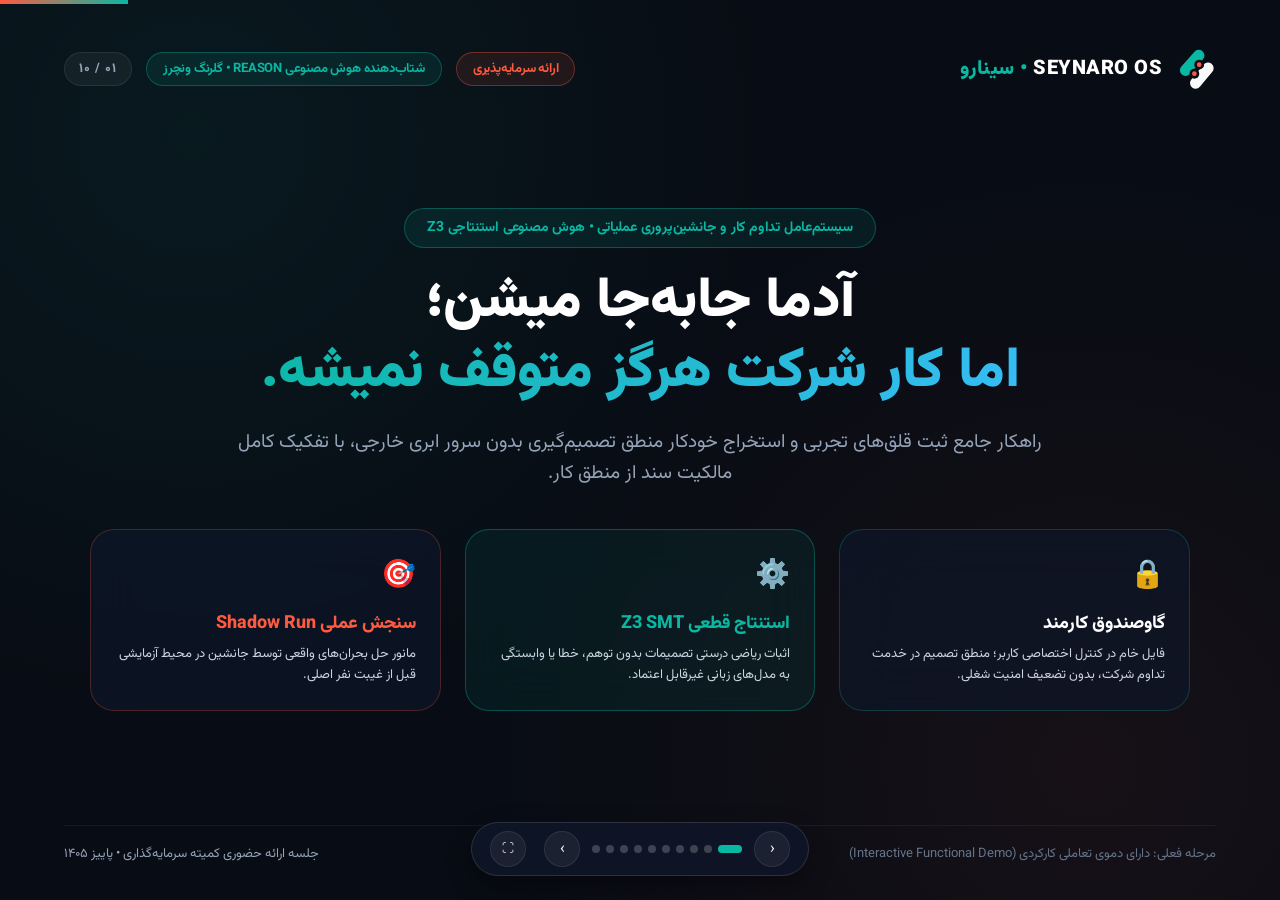
<file: Pich-Deck/SEYNARO_Pitch_Deck_REASON.html>
<!DOCTYPE html>
<html lang="fa" dir="rtl">
<head>
  <meta charset="UTF-8">
  <meta name="viewport" content="width=device-width, initial-scale=1.0">
  <title>SEYNARO OS • پیچ‌دک رسمی شتاب‌دهنده ریزن (گلرنگ ونچرز)</title>
  <link rel="preconnect" href="https://fonts.googleapis.com">
  <link rel="preconnect" href="https://fonts.gstatic.com" crossorigin>
  <link href="https://fonts.googleapis.com/css2?family=Vazirmatn:wght@300;400;500;600;700;800;900&display=swap" rel="stylesheet">
  <style>
    :root {
      --primary: #0AB7A3;
      --primary-glow: rgba(10, 183, 163, 0.25);
      --coral: #FE5A40;
      --coral-glow: rgba(254, 90, 64, 0.25);
      --bg-dark: #080C14;
      --card-bg: rgba(15, 23, 42, 0.65);
      --card-border: rgba(255, 255, 255, 0.08);
      --text-white: #FFFFFF;
      --text-light: #CBD5E1;
      --text-muted: #94A3B8;
    }

    * {
      box-sizing: border-box;
      margin: 0;
      padding: 0;
      font-family: 'Vazirmatn', -apple-system, BlinkMacSystemFont, sans-serif;
      -webkit-font-smoothing: antialiased;
    }

    body {
      background: var(--bg-dark);
      color: var(--text-white);
      overflow-x: hidden;
      margin: 0;
      padding: 0;
    }

    /* Top presentation progress bar */
    .top-progress {
      position: fixed;
      top: 0;
      left: 0;
      width: 0%;
      height: 4px;
      background: linear-gradient(90deg, var(--coral), var(--primary));
      z-index: 1000;
      transition: width 0.3s cubic-bezier(0.16, 1, 0.3, 1);
    }

    /* Deck container */
    .deck-container {
      width: 100vw;
      height: 100vh;
      overflow: hidden;
      position: relative;
    }

    /* Individual Slide */
    .slide {
      width: 100vw;
      height: 100vh;
      position: absolute;
      top: 0;
      left: 0;
      padding: 48px 64px 36px 64px;
      display: flex;
      flex-direction: column;
      justify-content: space-between;
      opacity: 0;
      pointer-events: none;
      transform: translateY(18px) scale(0.99);
      transition: all 0.5s cubic-bezier(0.16, 1, 0.3, 1);
      background: var(--bg-dark);
      background-image: 
        radial-gradient(circle at 15% 15%, rgba(10, 183, 163, 0.08) 0%, transparent 45%),
        radial-gradient(circle at 85% 85%, rgba(254, 90, 64, 0.06) 0%, transparent 45%);
    }

    .slide.active {
      opacity: 1;
      pointer-events: auto;
      transform: translateY(0) scale(1);
      z-index: 10;
    }

    /* Header */
    .slide-header {
      display: flex;
      justify-content: space-between;
      align-items: center;
      width: 100%;
      margin-bottom: 24px;
    }

    .header-right {
      display: flex;
      align-items: center;
      gap: 16px;
    }

    .header-left {
      display: flex;
      align-items: center;
      gap: 14px;
    }

    /* Badges */
    .badge {
      display: inline-flex;
      align-items: center;
      gap: 8px;
      padding: 6px 16px;
      border-radius: 9999px;
      font-size: 13px;
      font-weight: 700;
      letter-spacing: -0.2px;
      border: 1px solid rgba(255, 255, 255, 0.1);
      background: rgba(255, 255, 255, 0.04);
      backdrop-filter: blur(12px);
      color: var(--text-light);
    }

    .badge.teal {
      color: var(--primary);
      border-color: rgba(10, 183, 163, 0.35);
      background: rgba(10, 183, 163, 0.1);
    }

    .badge.coral {
      color: var(--coral);
      border-color: rgba(254, 90, 64, 0.35);
      background: rgba(254, 90, 64, 0.1);
    }

    .slide-counter {
      font-size: 13px;
      font-weight: 800;
      color: var(--text-muted);
      background: rgba(255, 255, 255, 0.05);
      padding: 6px 14px;
      border-radius: 9999px;
      border: 1px solid var(--card-border);
      letter-spacing: 1px;
    }

    /* Typography */
    .title-group {
      margin-bottom: 28px;
    }

    .main-title {
      font-size: 40px;
      font-weight: 900;
      color: var(--text-white);
      line-height: 1.25;
      letter-spacing: -0.5px;
    }

    .sub-title {
      font-size: 17px;
      font-weight: 500;
      color: var(--text-muted);
      margin-top: 8px;
      line-height: 1.5;
    }

    .gradient-teal {
      background: linear-gradient(135deg, #0AB7A3 0%, #38BDF8 100%);
      -webkit-background-clip: text;
      -webkit-text-fill-color: transparent;
    }

    .gradient-coral {
      background: linear-gradient(135deg, #FE5A40 0%, #FF8A75 100%);
      -webkit-background-clip: text;
      -webkit-text-fill-color: transparent;
    }

    /* Content Body Layout */
    .slide-body {
      flex: 1;
      display: flex;
      flex-direction: column;
      justify-content: center;
      position: relative;
    }

    /* Bento Cards */
    .bento-grid {
      display: grid;
      gap: 20px;
      width: 100%;
    }

    .bento-card {
      background: var(--card-bg);
      backdrop-filter: blur(25px);
      border: 1px solid var(--card-border);
      border-radius: 24px;
      padding: 24px;
      position: relative;
      overflow: hidden;
      transition: all 0.35s cubic-bezier(0.16, 1, 0.3, 1);
    }

    .bento-card:hover {
      transform: translateY(-5px);
      border-color: rgba(10, 183, 163, 0.35);
      box-shadow: 0 16px 36px -12px rgba(10, 183, 163, 0.18);
    }

    .bento-card.coral-glow:hover {
      border-color: rgba(254, 90, 64, 0.35);
      box-shadow: 0 16px 36px -12px rgba(254, 90, 64, 0.18);
    }

    /* Giant Stat Component */
    .stat-number {
      font-size: 52px;
      font-weight: 900;
      line-height: 1;
      letter-spacing: -1px;
    }

    .stat-number.coral { color: var(--coral); }
    .stat-number.teal { color: var(--primary); }

    /* Footer */
    .slide-footer {
      display: flex;
      justify-content: space-between;
      align-items: center;
      font-size: 13px;
      color: #64748B;
      padding-top: 18px;
      border-top: 1px solid rgba(255, 255, 255, 0.05);
      margin-top: 20px;
    }

    /* Interactive floating navigation buttons */
    .nav-controls {
      position: fixed;
      bottom: 24px;
      left: 50%;
      transform: translateX(-50%);
      display: flex;
      align-items: center;
      gap: 12px;
      background: rgba(15, 23, 42, 0.8);
      backdrop-filter: blur(20px);
      padding: 8px 18px;
      border-radius: 9999px;
      border: 1px solid rgba(255, 255, 255, 0.12);
      box-shadow: 0 10px 25px rgba(0,0,0,0.4);
      z-index: 100;
    }

    .nav-btn {
      background: rgba(255, 255, 255, 0.06);
      border: 1px solid var(--card-border);
      color: #FFFFFF;
      width: 36px;
      height: 36px;
      border-radius: 50%;
      display: flex;
      align-items: center;
      justify-content: center;
      cursor: pointer;
      transition: all 0.2s ease;
      font-size: 16px;
    }

    .nav-btn:hover {
      background: var(--primary);
      color: #080C14;
      border-color: var(--primary);
      transform: scale(1.08);
    }

    .nav-indicator {
      display: flex;
      gap: 6px;
    }

    .dot {
      width: 8px;
      height: 8px;
      border-radius: 50%;
      background: rgba(255, 255, 255, 0.2);
      cursor: pointer;
      transition: all 0.3s ease;
    }

    .dot.active {
      width: 24px;
      border-radius: 12px;
      background: var(--primary);
    }

    /* Print / PDF generation styles */
    @media print {
      body {
        background: #080C14 !important;
        -webkit-print-color-adjust: exact;
        print-color-adjust: exact;
      }
      .deck-container {
        height: auto !important;
        overflow: visible !important;
      }
      .slide {
        page-break-after: always;
        break-after: page;
        position: relative !important;
        opacity: 1 !important;
        transform: none !important;
        width: 1920px !important;
        height: 1080px !important;
        display: flex !important;
        padding: 60px 80px 40px 80px !important;
        box-sizing: border-box !important;
      }
      .nav-controls, .top-progress {
        display: none !important;
      }
    }
  </style>
</head>
<body>

  <!-- Top Progress Bar -->
  <div class="top-progress" id="progressBar"></div>

  <!-- Interactive Deck Container -->
  <div class="deck-container" id="deckContainer">


<!-- SLIDE 1: HERO COVER -->
<div class="slide active" id="slide-1">
  <div class="slide-header">
    <div class="header-right">
      <svg viewBox="540 360 860 960" width="38" height="42" style="vertical-align: middle;">
  <defs>
    <mask id="logo_m" maskUnits="userSpaceOnUse" x="500" y="300" width="960" height="1100">
      <rect x="500" y="300" width="960" height="1100" fill="#fff"/>
      <circle cx="1020" cy="740" r="112" fill="#000"/>
      <circle cx="910" cy="948" r="112" fill="#000"/>
    </mask>
  </defs>
  <g mask="url(#logo_m)" stroke-linecap="round" stroke-width="260" fill="none">
    <line x1="1010" y1="530" x2="710" y2="870" stroke="#0AB7A3"/>
    <line x1="1220" y1="820" x2="940" y2="1160" stroke="#F8FAFC"/>
  </g>
  <circle cx="1020" cy="740" r="54" fill="#FE5A40"/>
  <circle cx="910" cy="948" r="54" fill="#FE5A40"/>
</svg>
      <span style="font-size: 20px; font-weight: 900; letter-spacing: 0.5px; color: #FFFFFF;">SEYNARO OS <span style="color: #0AB7A3;">• سینارو</span></span>
    </div>
    <div class="header-left">
      <span class="badge coral">ارائه سرمایه‌پذیری</span>
      <span class="badge teal">شتاب‌دهنده هوش مصنوعی REASON • گلرنگ ونچرز</span>
      <span class="slide-counter">۰۱ / ۱۰</span>
    </div>
  </div>

  <div class="slide-body" style="text-align: center; align-items: center;">
    <div class="badge teal" style="margin-bottom: 20px; font-size: 14px; padding: 8px 22px;">
      سیستم‌عامل تداوم کار و جانشین‌پروری عملیاتی • هوش مصنوعی استنتاجی Z3
    </div>
    
    <h1 style="font-size: 56px; font-weight: 900; line-height: 1.25; margin-bottom: 20px;">
      آدما جابه‌جا میشن؛<br>
      <span class="gradient-teal">اما کار شرکت هرگز متوقف نمیشه.</span>
    </h1>

    <p style="font-size: 19px; color: #94A3B8; max-width: 820px; line-height: 1.6; margin-bottom: 40px;">
      راهکار جامع ثبت قلق‌های تجربی و استخراج خودکار منطق تصمیم‌گیری بدون سرور ابری خارجی، با تفکیک کامل مالکیت سند از منطق کار.
    </p>

    <!-- 3 Bento Hero Cards -->
    <div style="display: grid; grid-template-columns: repeat(3, 1fr); gap: 24px; width: 100%; max-width: 1100px;">
      <div class="bento-card" style="text-align: right; border-color: rgba(10, 183, 163, 0.25);">
        <div style="font-size: 28px; margin-bottom: 12px;">🔒</div>
        <div style="font-size: 18px; font-weight: 800; color: #FFFFFF; margin-bottom: 6px;">گاوصندوق کارمند</div>
        <div style="font-size: 13px; color: #CBD5E1; line-height: 1.6;">فایل خام در کنترل اختصاصی کاربر؛ منطق تصمیم در خدمت تداوم شرکت، بدون تضعیف امنیت شغلی.</div>
      </div>

      <div class="bento-card" style="text-align: right; border-color: rgba(10, 183, 163, 0.35); background: rgba(10, 183, 163, 0.08);">
        <div style="font-size: 28px; margin-bottom: 12px;">⚙️</div>
        <div style="font-size: 18px; font-weight: 800; color: #0AB7A3; margin-bottom: 6px;">استنتاج قطعی Z3 SMT</div>
        <div style="font-size: 13px; color: #CBD5E1; line-height: 1.6;">اثبات ریاضی درستی تصمیمات بدون توهم، خطا یا وابستگی به مدل‌های زبانی غیرقابل اعتماد.</div>
      </div>

      <div class="bento-card coral-glow" style="text-align: right; border-color: rgba(254, 90, 64, 0.25);">
        <div style="font-size: 28px; margin-bottom: 12px;">🎯</div>
        <div style="font-size: 18px; font-weight: 800; color: #FE5A40; margin-bottom: 6px;">سنجش عملی Shadow Run</div>
        <div style="font-size: 13px; color: #CBD5E1; line-height: 1.6;">مانور حل بحران‌های واقعی توسط جانشین در محیط آزمایشی قبل از غیبت نفر اصلی.</div>
      </div>
    </div>
  </div>

  <div class="slide-footer">
    <div>مرحله فعلی: دارای دموی تعاملی کارکردی (Interactive Functional Demo)</div>
    <div style="color: #94A3B8;">جلسه ارائه حضوری کمیته سرمایه‌گذاری • پاییز ۱۴۰۵</div>
  </div>
</div>



<!-- SLIDE 2: PROBLEM (اسلاید ۱ از ۸) -->
<div class="slide" id="slide-2">
  <div class="slide-header">
    <div class="header-right">
      <span class="badge coral">اسلاید ۱ از ۸ • مسئله</span>
    </div>
    <div class="header-left">
      <span class="slide-counter">۰۲ / ۱۰</span>
    </div>
  </div>

  <div class="title-group">
    <h1 class="main-title">
      اگر فردا صبح ۳ کارشناس کلیدی نیایند، <span class="gradient-coral">شرکت چقدر تاوان می‌دهد؟</span>
    </h1>
    <p class="sub-title">
      دستورالعمل‌ها در اتوماسیون ثبت است؛ اما قلق‌های حل بحران در ذهن افراد محبوس است و با رفتن آن‌ها خط عملیات متوقف می‌شود.
    </p>
  </div>

  <div class="slide-body">
    <div style="display: grid; grid-template-columns: 1fr 1fr; gap: 28px; align-items: stretch; height: 100%;">
      
      <!-- Right Bento: Knowledge Iceberg -->
      <div class="bento-card" style="border-color: rgba(10, 183, 163, 0.3); display: flex; flex-direction: column; justify-content: space-between; padding: 28px;">
        <div style="font-size: 17px; font-weight: 800; color: #0AB7A3; text-align: center;">
          کوه یخ دانش سازمانی: چرایی تصمیم‌ها کجاست؟
        </div>

        <!-- Upper Tip: Explicit Knowledge -->
        <div style="background: rgba(248, 250, 252, 0.95); border-radius: 16px; padding: 14px 20px; text-align: center; max-width: 380px; margin: 0 auto; box-shadow: 0 4px 20px rgba(0,0,0,0.4);">
          <div style="font-size: 16px; font-weight: 900; color: #070B16;">۲۰٪ دانش صریح (مکتوب و اداری)</div>
          <div style="font-size: 12px; color: #475569; font-weight: 700; margin-top: 4px;">اکسل‌ها، مستندات رسمی، آیین‌نامه‌ها</div>
          <div style="font-size: 11px; color: #FE5A40; font-weight: 900; margin-top: 2px;">(منسوخ پس از ۶ ماه)</div>
        </div>

        <!-- Waterline -->
        <div style="display: flex; align-items: center; justify-content: center; gap: 12px; margin: 10px 0;">
          <div style="flex: 1; height: 2px; background: repeating-linear-gradient(to left, #0AB7A3, #0AB7A3 8px, transparent 8px, transparent 14px);"></div>
          <span style="font-size: 12px; font-weight: 800; color: #0AB7A3; background: #080C14; padding: 4px 14px; border-radius: 20px; border: 1px solid #0AB7A3;">سطح آب • مرز آشکاری دانش</span>
          <div style="flex: 1; height: 2px; background: repeating-linear-gradient(to right, #0AB7A3, #0AB7A3 8px, transparent 8px, transparent 14px);"></div>
        </div>

        <!-- Lower Submerged Chamber -->
        <div style="background: linear-gradient(180deg, rgba(10, 183, 163, 0.15) 0%, rgba(6, 78, 59, 0.4) 100%); border: 1.5px solid rgba(10, 183, 163, 0.35); border-radius: 18px; padding: 20px; text-align: center; display: flex; flex-direction: column; gap: 10px;">
          <div style="font-size: 20px; font-weight: 900; color: #FFFFFF;">۸۰٪ دانش ضمنی (کوه یخ پنهان)</div>
          <div style="font-size: 14px; font-weight: 700; color: #A7F3D0;">قلق‌های تجربی و فوت‌وفن واقعی حل بحران</div>
          <div style="font-size: 13px; color: #CBD5E1; line-height: 1.6;">
            «اگر مدیر باتجربه بود چه تصمیمی می‌گرفت؟»<br>
            استثناهای نانوشته در تسویه و انبار • ارتباطات غیررسمی برای ترخیص فوری
          </div>
          <div style="background: rgba(254, 90, 64, 0.2); border: 1px solid #FE5A40; border-radius: 10px; padding: 10px 14px; margin-top: 6px;">
            <span style="font-size: 13px; font-weight: 900; color: #FE5A40;">
              با خروج یا غیبت کارشناس، این ۸۰٪ کاملاً در سازمان می‌سوزد!
            </span>
          </div>
        </div>
      </div>

      <!-- Left Bento: 4 Big Numbers (Market Reality) -->
      <div style="display: grid; grid-template-columns: 1fr 1fr; gap: 18px;">
        
        <div class="bento-card coral-glow" style="display: flex; flex-direction: column; justify-content: space-between; border-color: rgba(254, 90, 64, 0.25);">
          <div class="stat-number coral">۹۵٪</div>
          <div>
            <div style="font-size: 16px; font-weight: 800; color: #FFFFFF; margin-bottom: 6px;">ضربه نبودن نفر کلیدی</div>
            <div style="font-size: 13px; color: #94A3B8; line-height: 1.5;">۱۹ از ۲۰ شرکت: خروج یا مرخصی ناگهانی کارشناس، کار شرکت را مستقیماً فلج کرده است.</div>
          </div>
        </div>

        <div class="bento-card coral-glow" style="display: flex; flex-direction: column; justify-content: space-between; border-color: rgba(254, 90, 64, 0.25);">
          <div class="stat-number coral">۷۵٪</div>
          <div>
            <div style="font-size: 16px; font-weight: 800; color: #FFFFFF; margin-bottom: 6px;">گلوگاه‌های تک‌نفره پنهان</div>
            <div style="font-size: 13px; color: #94A3B8; line-height: 1.5;">۱۵ از ۲۰ شرکت: مدیران تصویر شفافی از کارهای وابسته به یک نفر (SPOF) ندارند.</div>
          </div>
        </div>

        <div class="bento-card" style="display: flex; flex-direction: column; justify-content: space-between; border-color: rgba(10, 183, 163, 0.25);">
          <div class="stat-number teal">۵۵٪</div>
          <div>
            <div style="font-size: 16px; font-weight: 800; color: #FFFFFF; margin-bottom: 6px;">نگرانی از امنیت شغلی</div>
            <div style="font-size: 13px; color: #94A3B8; line-height: 1.5;">پرسنل نگرانند با آموزش قلق‌ها، جایگاه شغلی‌شان در سازمان تضعیف شود.</div>
          </div>
        </div>

        <div class="bento-card" style="display: flex; flex-direction: column; justify-content: space-between; border-color: rgba(10, 183, 163, 0.25);">
          <div class="stat-number teal">۶۷٪</div>
          <div>
            <div style="font-size: 16px; font-weight: 800; color: #FFFFFF; margin-bottom: 6px;">تصمیم خرید شخص مدیرعامل</div>
            <div style="font-size: 13px; color: #94A3B8; line-height: 1.5;">۶ از ۹ مدیرعامل: نخوابیدن عملیات شرکت، دغدغه مستقیم شخص اول و هیئت‌مدیره است.</div>
          </div>
        </div>

      </div>
    </div>
  </div>

  <div class="slide-footer">
    <div>پیمایش میدانی از ۲۰ شرکت ایرانی بالای ۳۰ نفر (مهر ۱۴۰۵)</div>
    <div>نکته شتاب‌دهنده: «ارائه را با مسئله آغاز کنید؛ نمونه واقعی و عدد بیاورید.»</div>
  </div>
</div>



<!-- SLIDE 3: SOLUTION & AI ROLE (اسلاید ۲ از ۸) -->
<div class="slide" id="slide-3">
  <div class="slide-header">
    <div class="header-right">
      <span class="badge teal">اسلاید ۲ از ۸ • راهکار و نقش هوش مصنوعی</span>
    </div>
    <div class="header-left">
      <span class="badge" style="color: #38BDF8; border-color: rgba(56, 189, 248, 0.3);">دارای دموی تعاملی کارکردی</span>
      <span class="slide-counter">۰۳ / ۱۰</span>
    </div>
  </div>

  <div class="title-group">
    <h1 class="main-title">
      سند نزد کارمند، منطق نزد شرکت؛ <span class="gradient-teal">بازی برد-برد تداوم عملیات</span>
    </h1>
    <p class="sub-title">
      چرا هوش مصنوعی استنتاجی؟ با استنتاج قطعی Z3 SMT، شروط و قواعد تصمیم‌گیری بدون توهم استخراج شده و تداوم کار پیش از غیبت افراد سنجیده می‌شود.
    </p>
  </div>

  <div class="slide-body">
    <!-- Top Row: 4 Connected Bento Steps -->
    <div style="display: grid; grid-template-columns: repeat(4, 1fr); gap: 18px; margin-bottom: 24px;">
      
      <div class="bento-card" style="border-color: rgba(10, 183, 163, 0.25);">
        <div style="display: flex; justify-content: space-between; align-items: center; margin-bottom: 12px;">
          <span style="font-size: 26px;">🔒</span>
          <span class="badge teal" style="font-size: 11px; padding: 2px 10px;">گام ۰۱</span>
        </div>
        <div style="font-size: 16px; font-weight: 800; color: #FFFFFF; margin-bottom: 4px;">گاوصندوق کارمند</div>
        <div style="font-size: 12px; color: #94A3B8; line-height: 1.5;">کلید رمزنگاری محلی؛ فایل‌های شخصی هرگز برای مدیر افشا نمی‌شوند.</div>
      </div>

      <div class="bento-card" style="border-color: rgba(10, 183, 163, 0.35); background: rgba(10, 183, 163, 0.08);">
        <div style="display: flex; justify-content: space-between; align-items: center; margin-bottom: 12px;">
          <span style="font-size: 26px;">⚙️</span>
          <span class="badge teal" style="font-size: 11px; padding: 2px 10px;">گام ۰۲</span>
        </div>
        <div style="font-size: 16px; font-weight: 800; color: #0AB7A3; margin-bottom: 4px;">موتور استنتاج Z3</div>
        <div style="font-size: 12px; color: #94A3B8; line-height: 1.5;">استخراج شروط ریاضی IF-THEN-UNLESS بدون توهم مدل‌های زبانی.</div>
      </div>

      <div class="bento-card" style="border-color: rgba(10, 183, 163, 0.25);">
        <div style="display: flex; justify-content: space-between; align-items: center; margin-bottom: 12px;">
          <span style="font-size: 26px;">⚡</span>
          <span class="badge teal" style="font-size: 11px; padding: 2px 10px;">گام ۰۳</span>
        </div>
        <div style="font-size: 16px; font-weight: 800; color: #FFFFFF; margin-bottom: 4px;">تایید با ۱ کلیک</div>
        <div style="font-size: 12px; color: #94A3B8; line-height: 1.5;">تثبیت خودکار رویه‌های جاافتاده بدون بازجویی و پرسش‌های فرساینده از کارمند.</div>
      </div>

      <div class="bento-card coral-glow" style="border-color: rgba(254, 90, 64, 0.35); background: rgba(254, 90, 64, 0.08);">
        <div style="display: flex; justify-content: space-between; align-items: center; margin-bottom: 12px;">
          <span style="font-size: 26px;">🎯</span>
          <span class="badge coral" style="font-size: 11px; padding: 2px 10px;">گام ۰۴</span>
        </div>
        <div style="font-size: 16px; font-weight: 800; color: #FE5A40; margin-bottom: 4px;">مانور Shadow Run</div>
        <div style="font-size: 12px; color: #94A3B8; line-height: 1.5;">شبیه‌سازی سناریوی بحرانی برای جانشین در Sandbox بدون ریسک مالی برای شرکت.</div>
      </div>

    </div>

    <!-- Bottom Bento: App UI Interactive Canvas Preview -->
    <div class="bento-card" style="border-color: rgba(255, 255, 255, 0.12); padding: 18px 24px;">
      <div style="display: flex; justify-content: space-between; align-items: center; margin-bottom: 14px; border-bottom: 1px solid rgba(255, 255, 255, 0.06); padding-bottom: 10px;">
        <div style="display: flex; align-items: center; gap: 8px;">
          <span style="width: 10px; height: 10px; border-radius: 50%; background: #FE5A40;"></span>
          <span style="width: 10px; height: 10px; border-radius: 50%; background: #FBBF24;"></span>
          <span style="width: 10px; height: 10px; border-radius: 50%; background: #0AB7A3;"></span>
          <span style="font-size: 13px; font-weight: 700; color: #94A3B8; margin-right: 12px;">محیط کارکردی نرم‌افزار سینارو • SEYNARO OS Studio</span>
        </div>
        <span class="badge teal" style="font-size: 11px;">وضعیت: آماده دمو در جلسه</span>
      </div>

      <div style="display: grid; grid-template-columns: 1fr 1fr 1.2fr; gap: 16px; align-items: center;">
        <div style="background: rgba(255, 255, 255, 0.03); border: 1px solid var(--card-border); border-radius: 14px; padding: 12px 16px;">
          <div style="font-size: 12px; color: #94A3B8; margin-bottom: 4px;">ورودی کارشناس اصلی</div>
          <div style="font-size: 14px; font-weight: 800; color: #FFFFFF;">تسویه فاکتور با مغایرت ۱۰٪</div>
          <div style="font-size: 11px; color: #0AB7A3; margin-top: 4px;">✓ تایید شده با تبصره تخفیف ریالی</div>
        </div>

        <div style="background: rgba(255, 255, 255, 0.03); border: 1px solid var(--card-border); border-radius: 14px; padding: 12px 16px;">
          <div style="font-size: 12px; color: #94A3B8; margin-bottom: 4px;">موتور استنتاج Z3 SMT</div>
          <div style="font-size: 14px; font-weight: 800; color: #38BDF8;">IF diff &lt; 10% AND acc_vip THEN pass</div>
          <div style="font-size: 11px; color: #94A3B8; margin-top: 4px;">اثبات قطعی بدون تناقض با قوانین مالی</div>
        </div>

        <div style="background: rgba(254, 90, 64, 0.08); border: 1px solid rgba(254, 90, 64, 0.3); border-radius: 14px; padding: 12px 16px; display: flex; justify-content: space-between; align-items: center;">
          <div>
            <div style="font-size: 12px; color: #FE5A40; margin-bottom: 2px;">نتیجه مانور جانشین (Shadow Run)</div>
            <div style="font-size: 14px; font-weight: 800; color: #FFFFFF;">تصمیم درست طبق شروط سازمانی</div>
          </div>
          <div style="font-size: 24px; font-weight: 900; color: #0AB7A3; background: rgba(10, 183, 163, 0.15); padding: 4px 12px; border-radius: 10px;">
            ۹۲٪ ✓
          </div>
        </div>
      </div>
    </div>
  </div>

  <div class="slide-footer">
    <div>نقش کلیدی هوش مصنوعی: تبدیل تجربه شخصی به فرمول ریاضی و شبیه‌سازی جانشین بدون ریسک</div>
    <div>Z3 SMT Solver: اثبات ریاضی منطق بدون توهم</div>
  </div>
</div>



<!-- SLIDE 4: PILOT EXECUTION (اسلاید ۳ از ۸ [ویژه REASON]) -->
<div class="slide" id="slide-4">
  <div class="slide-header">
    <div class="header-right">
      <span class="badge coral">اسلاید ۳ از ۸ • اجرای آزمایشی (Pilot) [ویژه REASON]</span>
    </div>
    <div class="header-left">
      <span class="badge teal">مدت پایلوت: ۳ ماه متمرکز</span>
      <span class="slide-counter">۰۴ / ۱۰</span>
    </div>
  </div>

  <div class="title-group">
    <h1 class="main-title">
      آزمون پایلوت ۳ ماهه در <span class="gradient-coral">زنجیره پخش و توزیع گروه گلرنگ</span>
    </h1>
    <p class="sub-title">
      کاندیدای پایلوت: شرکت گلپخش اول / فروشگاه‌های افق کوروش • فرایند مغایرت‌گیری سه‌طرفه و تحویل کالا • کاملاً ایمن و غیرتهاجمی
    </p>
  </div>

  <div class="slide-body">
    <div style="display: grid; grid-template-columns: 1fr 1fr; gap: 20px; margin-bottom: 20px;">
      
      <!-- Bento 1: Target Business -->
      <div class="bento-card" style="border-color: rgba(10, 183, 163, 0.25);">
        <div style="display: flex; justify-content: space-between; align-items: center; margin-bottom: 10px;">
          <span style="font-size: 16px; font-weight: 800; color: #FFFFFF;">پخش مویرگی و خرده‌فروشی</span>
          <span class="badge teal" style="font-size: 11px;">محیط کسب‌وکار</span>
        </div>
        <div style="font-size: 13px; color: #CBD5E1; line-height: 1.6;">
          کاندید: **گلپخش اول / افق کوروش** در دپارتمان تدارکات و لجستیک انبار؛ روزانه صدها حواله و بارنامه با تکرار خطای انسانی در تحویل و تسویه مواجه است.
        </div>
      </div>

      <!-- Bento 2: 3 Bottlenecks -->
      <div class="bento-card coral-glow" style="border-color: rgba(254, 90, 64, 0.25);">
        <div style="display: flex; justify-content: space-between; align-items: center; margin-bottom: 10px;">
          <span style="font-size: 16px; font-weight: 800; color: #FE5A40;">۳ گلوگاه فوق بحرانی فرآیند</span>
          <span class="badge coral" style="font-size: 11px;">تمرکز آزمون</span>
        </div>
        <div style="font-size: 13px; color: #CBD5E1; line-height: 1.6;">
          ۱. مغایرت ۳ طرفه خرید/انبار/مالی • ۲. انتقال تعهدات در شیفت‌های انبار مرکزی • ۳. تصمیم‌گیری روی مرجوعی‌ها و تفکیک ضایعات بدون توقف خط.
        </div>
      </div>

      <!-- Bento 3: Non-Invasive Data -->
      <div class="bento-card" style="border-color: rgba(10, 183, 163, 0.25);">
        <div style="display: flex; justify-content: space-between; align-items: center; margin-bottom: 10px;">
          <span style="font-size: 16px; font-weight: 800; color: #FFFFFF;">دسترسی کاملاً غیرتهاجمی</span>
          <span class="badge teal" style="font-size: 11px;">امنیت ۱۰۰٪</span>
        </div>
        <div style="font-size: 13px; color: #CBD5E1; line-height: 1.6;">
          فقط فایل‌های اکسل تسویه تاریخی و تیکت‌های رفع اختلاف؛ **بدون نیاز به اتصال مستقیم به دیتابیس ERP**؛ استقرار امن روی سرور محلی شرکت (Sandbox).
        </div>
      </div>

      <!-- Bento 4: Measurable KPIs -->
      <div class="bento-card" style="border-color: rgba(10, 183, 163, 0.35); background: rgba(10, 183, 163, 0.08); display: flex; align-items: center; justify-content: space-around;">
        <div style="text-align: center;">
          <div class="stat-number teal" style="font-size: 44px;">۷۰٪-</div>
          <div style="font-size: 12px; color: #CBD5E1; font-weight: 700; margin-top: 4px;">زمان مغایرت‌گیری<br>(۴ ساعت → ۱۵ دقیقه)</div>
        </div>
        <div style="width: 1px; height: 50px; background: rgba(255,255,255,0.1);"></div>
        <div style="text-align: center;">
          <div class="stat-number teal" style="font-size: 44px;">۸۵٪+</div>
          <div style="font-size: 12px; color: #CBD5E1; font-weight: 700; margin-top: 4px;">موفقیت جانشین<br>(Shadow Run)</div>
        </div>
        <div style="width: 1px; height: 50px; background: rgba(255,255,255,0.1);"></div>
        <div style="text-align: center;">
          <div class="stat-number teal" style="font-size: 44px;">۹۰٪+</div>
          <div style="font-size: 12px; color: #CBD5E1; font-weight: 700; margin-top: 4px;">رضایت پرسنل کلیدی<br>و رفع استرس شغلی</div>
        </div>
      </div>

    </div>

    <!-- Bottom Stepper Timeline: 3 Months in REASON -->
    <div style="background: rgba(255, 255, 255, 0.03); border: 1px solid var(--card-border); border-radius: 18px; padding: 14px 24px; display: grid; grid-template-columns: repeat(3, 1fr); gap: 16px;">
      <div style="display: flex; align-items: center; gap: 12px;">
        <span class="badge teal" style="font-size: 12px;">ماه ۲</span>
        <span style="font-size: 13px; color: #CBD5E1;">آماده‌سازی داده‌ها، بارگذاری اکسل‌ها و استخراج قواعد اولیه با Z3</span>
      </div>
      <div style="display: flex; align-items: center; gap: 12px;">
        <span class="badge coral" style="font-size: 12px;">ماه ۳</span>
        <span style="font-size: 13px; color: #CBD5E1;">استقرار در ۱ شعبه گلرنگ و اجرای مانورهای Shadow Run جانشین</span>
      </div>
      <div style="display: flex; align-items: center; gap: 12px;">
        <span class="badge teal" style="font-size: 12px;">ماه ۴</span>
        <span style="font-size: 13px; color: #CBD5E1;">سنجش عینی KPIها و ارائه گزارش مستند سودآوری به مدیران ارشد</span>
      </div>
    </div>
  </div>

  <div class="slide-footer">
    <div>انطباق کامل با دوره ۶ ماهه شتاب‌دهی REASON • تضمین خلق ارزش تجاری مستقیم برای هلدینگ گلرنگ</div>
    <div>هدف پایلوت: تبدیل تجربه آزمایشی به قرارداد لایسنس هلدینگی</div>
  </div>
</div>



<!-- SLIDE 5: MARKET & BUSINESS MODEL (اسلاید ۴ از ۸) -->
<div class="slide" id="slide-5">
  <div class="slide-header">
    <div class="header-right">
      <span class="badge teal">اسلاید ۴ از ۸ • بازار و مدل درآمدی</span>
    </div>
    <div class="header-left">
      <span class="slide-counter">۰۵ / ۱۰</span>
    </div>
  </div>

  <div class="title-group">
    <h1 class="main-title">
      فرصت بازار ۱۰ همتی ایران و <span class="gradient-teal">پیش‌بینی ۶۵ مشتری تا ۱۴۰۸</span>
    </h1>
    <p class="sub-title">
      مدل فروش سازمانی B2B Enterprise License با چرخه تمدید سالانه؛ استراتژی ورود از ۱ شرکت و گسترش شبکه‌ای به کل هلدینگ (Land & Expand).
    </p>
  </div>

  <div class="slide-body">
    <div style="display: grid; grid-template-columns: 1.1fr 1fr; gap: 24px; align-items: center;">
      
      <!-- Right Bento: Market Circles SVG -->
      <div class="bento-card" style="border-color: rgba(10, 183, 163, 0.3); text-align: center; padding: 20px;">
        <svg viewBox="0 0 540 460" width="100%" height="380" style="overflow: visible;">
          <defs>
            <radialGradient id="somGlow" cx="50%" cy="50%" r="50%">
              <stop offset="0%" stop-color="#FE5A40" stop-opacity="0.9"/>
              <stop offset="100%" stop-color="#E11D48" stop-opacity="1"/>
            </radialGradient>
          </defs>

          <!-- TAM Outer Ring -->
          <circle cx="270" cy="230" r="210" fill="none" stroke="#334155" stroke-width="2" stroke-dasharray="6,4"/>
          <text x="270" y="55" fill="#FFFFFF" font-size="16" font-weight="900" text-anchor="middle">TAM • کل بازار ایران</text>
          <text x="270" y="78" fill="#94A3B8" font-size="13" text-anchor="middle">۲۵ هزار شرکت بالای ۳۰ نفر (۱۰ همت)</text>

          <!-- SAM Middle Ring -->
          <circle cx="270" cy="275" r="145" fill="rgba(10, 183, 163, 0.12)" stroke="#0AB7A3" stroke-width="2.5"/>
          <text x="270" y="165" fill="#0AB7A3" font-size="16" font-weight="900" text-anchor="middle">SAM • بازار هدف ما</text>
          <text x="270" y="188" fill="#CBD5E1" font-size="13" font-weight="700" text-anchor="middle">۴ هزار شرکت (۱/۶ همت)</text>

          <!-- SOM Core (Glowing Coral) -->
          <circle cx="270" cy="315" r="80" fill="url(#somGlow)" stroke="#FFFFFF" stroke-width="3" filter="drop-shadow(0 0 15px rgba(254,90,64,0.6))"/>
          <text x="270" y="305" fill="#FFFFFF" font-size="16" font-weight="900" text-anchor="middle">SOM • هدف ما</text>
          <text x="270" y="328" fill="#FFFFFF" font-size="18" font-weight="900" text-anchor="middle">۶۵ مشتری فعال</text>
          <text x="270" y="348" fill="#FFE4E6" font-size="12" font-weight="800" text-anchor="middle">(۱/۶٪ از SAM • ۲۶ م.ت/سال)</text>
        </svg>
        <div style="font-size: 12px; color: #94A3B8; margin-top: 4px;">مشتریان هدف: شرکت‌های بالای ۳۰ نفر با فرآیندهای حساس عملیاتی</div>
      </div>

      <!-- Left Bento: Revenue Architecture (3 Cards) -->
      <div style="display: flex; flex-direction: column; gap: 16px;">
        
        <div class="bento-card" style="border-color: rgba(10, 183, 163, 0.25);">
          <div style="font-size: 13px; color: #0AB7A3; font-weight: 700; margin-bottom: 4px;">مدل فروش سازمانی (B2B Enterprise License)</div>
          <div style="font-size: 22px; font-weight: 900; color: #FFFFFF; margin-bottom: 4px;">میانگین ۴۰۰ میلیون تومان سالانه</div>
          <div style="font-size: 13px; color: #94A3B8;">بازه ۲۰۰ تا ۴۵۰ م.ت بر مبنای تعداد دپارتمان‌ها و فرایندهای حساس تحت پوشش.</div>
        </div>

        <div class="bento-card" style="border-color: rgba(10, 183, 163, 0.25);">
          <div style="font-size: 13px; color: #0AB7A3; font-weight: 700; margin-bottom: 4px;">درآمد تکرارشونده پشتیبانی و ارتقا (Recurring SLA)</div>
          <div style="font-size: 22px; font-weight: 900; color: #FFFFFF; margin-bottom: 4px;">۲۰٪ ارزش لایسنس سالانه (سال دوم به بعد)</div>
          <div style="font-size: 13px; color: #94A3B8;">به‌روزرسانی موتور استنتاج Z3، قواعد جدید قانونی، ارتقای ماژول‌ها و پشتیبانی فنی ۲۴/۷.</div>
        </div>

        <div class="bento-card coral-glow" style="border-color: rgba(254, 90, 64, 0.3); background: rgba(254, 90, 64, 0.08);">
          <div style="font-size: 13px; color: #FE5A40; font-weight: 700; margin-bottom: 4px;">استراتژی گسترش (Land &amp; Expand) در هلدینگ‌ها</div>
          <div style="font-size: 20px; font-weight: 900; color: #FFFFFF; margin-bottom: 4px;">ورود با ۱ پایلوت ← گسترش به کل پورتفوی هلدینگ</div>
          <div style="font-size: 13px; color: #CBD5E1;">حاشیه سود ناخالص بالای ۷۵٪ به دلیل استقرار لوکال On-Premise بدون هزینه‌های دلاری سرورهای خارجی.</div>
        </div>

      </div>
    </div>
  </div>

  <div class="slide-footer">
    <div>مسیر درآمدی: نقطه سربرسر در ماه ۱۴ با ۲۰ مشتری سازمانی</div>
    <div>نکته راهنما: «نشان دهید چگونه از یک کسب‌وکار به کسب‌وکارهای دیگر گسترش می‌یابید.»</div>
  </div>
</div>



<!-- SLIDE 6: COMPETITORS & ADVANTAGE (اسلاید ۵ از ۸) -->
<div class="slide" id="slide-6">
  <div class="slide-header">
    <div class="header-right">
      <span class="badge teal">اسلاید ۵ از ۸ • رقبا و مزیت شما</span>
    </div>
    <div class="header-left">
      <span class="slide-counter">۰۶ / ۱۰</span>
    </div>
  </div>

  <div class="title-group">
    <h1 class="main-title">
      خارجی‌ها فقط داکیومنت؛ ایرانی‌ها فقط روزمرگی؛ <span class="gradient-teal">سینارو جانشین تربیت می‌کند!</span>
    </h1>
    <p class="sub-title">
      سینارو مکمل سیستم‌های ERP و اتوماسیون اداری است؛ نه رقیب آن‌ها. ما منطق تصمیم و استمرار کار را نگه می‌داریم.
    </p>
  </div>

  <div class="slide-body">
    <div style="display: grid; grid-template-columns: 1fr 1fr; gap: 20px; margin-bottom: 16px;">
      
      <!-- Right: Iranian Systems Comparison -->
      <div class="bento-card" style="border-color: rgba(10, 183, 163, 0.25); padding: 18px 20px;">
        <div style="display: flex; justify-content: space-between; align-items: center; margin-bottom: 12px; border-bottom: 1px solid rgba(255,255,255,0.06); padding-bottom: 8px;">
          <span style="font-size: 15px; font-weight: 800; color: #FFFFFF;">در برابر سیستم‌های ایرانی (همکاران، چارگون، فراگستر)</span>
          <span style="font-size: 11px; color: #94A3B8;">مستندات رسمی</span>
        </div>
        
        <div style="display: flex; flex-direction: column; gap: 8px; font-size: 12px;">
          <div style="display: flex; justify-content: space-between; align-items: center; padding: 6px 10px; background: rgba(255,255,255,0.02); border-radius: 8px;">
            <span>نامه‌نگاری اداری و دبیرخانه</span>
            <div><span style="color: #94A3B8; margin-left: 12px;">ایرانی‌ها: <svg width="20" height="20" viewBox="0 0 24 24" fill="none" style="vertical-align:middle;"><circle cx="12" cy="12" r="10" fill="rgba(10, 183, 163, 0.2)" stroke="#0AB7A3" stroke-width="2"/><path d="M7.5 12L10.5 15L16.5 9" stroke="#0AB7A3" stroke-width="2.5" stroke-linecap="round" stroke-linejoin="round"/></svg></span> <span style="color: #FE5A40;">سینارو: <svg width="20" height="20" viewBox="0 0 24 24" fill="none" style="vertical-align:middle;"><circle cx="12" cy="12" r="10" fill="rgba(148, 163, 184, 0.1)" stroke="#475569" stroke-width="1.5"/><path d="M9 9L15 15M15 9L9 15" stroke="#64748B" stroke-width="2" stroke-linecap="round"/></svg> (مکمل)</span></div>
          </div>
          <div style="display: flex; justify-content: space-between; align-items: center; padding: 6px 10px; background: rgba(255,255,255,0.02); border-radius: 8px;">
            <span>حسابداری و حقوق دستمزد ERP</span>
            <div><span style="color: #94A3B8; margin-left: 12px;">ایرانی‌ها: <svg width="20" height="20" viewBox="0 0 24 24" fill="none" style="vertical-align:middle;"><circle cx="12" cy="12" r="10" fill="rgba(10, 183, 163, 0.2)" stroke="#0AB7A3" stroke-width="2"/><path d="M7.5 12L10.5 15L16.5 9" stroke="#0AB7A3" stroke-width="2.5" stroke-linecap="round" stroke-linejoin="round"/></svg></span> <span style="color: #FE5A40;">سینارو: <svg width="20" height="20" viewBox="0 0 24 24" fill="none" style="vertical-align:middle;"><circle cx="12" cy="12" r="10" fill="rgba(148, 163, 184, 0.1)" stroke="#475569" stroke-width="1.5"/><path d="M9 9L15 15M15 9L9 15" stroke="#64748B" stroke-width="2" stroke-linecap="round"/></svg> (مکمل)</span></div>
          </div>
          <div style="display: flex; justify-content: space-between; align-items: center; padding: 6px 10px; background: rgba(10,183,163,0.06); border-radius: 8px; border: 1px solid rgba(10,183,163,0.2);">
            <span style="font-weight: 800; color: #0AB7A3;">ثبت قلق‌ها و منطق تصمیم با AI</span>
            <div><span style="color: #94A3B8; margin-left: 12px;">ایرانی‌ها: <svg width="20" height="20" viewBox="0 0 24 24" fill="none" style="vertical-align:middle;"><circle cx="12" cy="12" r="10" fill="rgba(148, 163, 184, 0.1)" stroke="#475569" stroke-width="1.5"/><path d="M9 9L15 15M15 9L9 15" stroke="#64748B" stroke-width="2" stroke-linecap="round"/></svg></span> <span style="color: #0AB7A3; font-weight: 900;">سینارو: <svg width="20" height="20" viewBox="0 0 24 24" fill="none" style="vertical-align:middle;"><circle cx="12" cy="12" r="10" fill="rgba(10, 183, 163, 0.2)" stroke="#0AB7A3" stroke-width="2"/><path d="M7.5 12L10.5 15L16.5 9" stroke="#0AB7A3" stroke-width="2.5" stroke-linecap="round" stroke-linejoin="round"/></svg></span></div>
          </div>
          <div style="display: flex; justify-content: space-between; align-items: center; padding: 6px 10px; background: rgba(10,183,163,0.06); border-radius: 8px; border: 1px solid rgba(10,183,163,0.2);">
            <span style="font-weight: 800; color: #0AB7A3;">سنجش عملی جانشین (Shadow Run)</span>
            <div><span style="color: #94A3B8; margin-left: 12px;">ایرانی‌ها: <svg width="20" height="20" viewBox="0 0 24 24" fill="none" style="vertical-align:middle;"><circle cx="12" cy="12" r="10" fill="rgba(148, 163, 184, 0.1)" stroke="#475569" stroke-width="1.5"/><path d="M9 9L15 15M15 9L9 15" stroke="#64748B" stroke-width="2" stroke-linecap="round"/></svg></span> <span style="color: #0AB7A3; font-weight: 900;">سینارو: <svg width="20" height="20" viewBox="0 0 24 24" fill="none" style="vertical-align:middle;"><circle cx="12" cy="12" r="10" fill="rgba(10, 183, 163, 0.2)" stroke="#0AB7A3" stroke-width="2"/><path d="M7.5 12L10.5 15L16.5 9" stroke="#0AB7A3" stroke-width="2.5" stroke-linecap="round" stroke-linejoin="round"/></svg></span></div>
          </div>
          <div style="display: flex; justify-content: space-between; align-items: center; padding: 6px 10px; background: rgba(10,183,163,0.06); border-radius: 8px; border: 1px solid rgba(10,183,163,0.2);">
            <span style="font-weight: 800; color: #0AB7A3;">پوشش مرخصی و تعادل بار کاری</span>
            <div><span style="color: #94A3B8; margin-left: 12px;">ایرانی‌ها: <svg width="20" height="20" viewBox="0 0 24 24" fill="none" style="vertical-align:middle;"><circle cx="12" cy="12" r="10" fill="rgba(148, 163, 184, 0.1)" stroke="#475569" stroke-width="1.5"/><path d="M9 9L15 15M15 9L9 15" stroke="#64748B" stroke-width="2" stroke-linecap="round"/></svg></span> <span style="color: #0AB7A3; font-weight: 900;">سینارو: <svg width="20" height="20" viewBox="0 0 24 24" fill="none" style="vertical-align:middle;"><circle cx="12" cy="12" r="10" fill="rgba(10, 183, 163, 0.2)" stroke="#0AB7A3" stroke-width="2"/><path d="M7.5 12L10.5 15L16.5 9" stroke="#0AB7A3" stroke-width="2.5" stroke-linecap="round" stroke-linejoin="round"/></svg></span></div>
          </div>
        </div>
      </div>

      <!-- Left: Global Tools Comparison -->
      <div class="bento-card" style="border-color: rgba(10, 183, 163, 0.25); padding: 18px 20px;">
        <div style="display: flex; justify-content: space-between; align-items: center; margin-bottom: 12px; border-bottom: 1px solid rgba(255,255,255,0.06); padding-bottom: 8px;">
          <span style="font-size: 15px; font-weight: 800; color: #FFFFFF;">در برابر ابزارهای جهانی (Tango, Guru, Trainual)</span>
          <span style="font-size: 11px; color: #94A3B8;">گزارش‌های G2</span>
        </div>
        
        <div style="display: flex; flex-direction: column; gap: 8px; font-size: 12px;">
          <div style="display: flex; justify-content: space-between; align-items: center; padding: 6px 10px; background: rgba(255,255,255,0.02); border-radius: 8px;">
            <span>ضبط خودکار کلیک و اسکرین‌شات</span>
            <div><span style="color: #94A3B8; margin-left: 12px;">جهانی: <svg width="20" height="20" viewBox="0 0 24 24" fill="none" style="vertical-align:middle;"><circle cx="12" cy="12" r="10" fill="rgba(10, 183, 163, 0.2)" stroke="#0AB7A3" stroke-width="2"/><path d="M7.5 12L10.5 15L16.5 9" stroke="#0AB7A3" stroke-width="2.5" stroke-linecap="round" stroke-linejoin="round"/></svg></span> <span style="color: #FE5A40;">سینارو: <svg width="20" height="20" viewBox="0 0 24 24" fill="none" style="vertical-align:middle;"><circle cx="12" cy="12" r="10" fill="rgba(254, 90, 64, 0.15)" stroke="#FE5A40" stroke-width="2"/><path d="M12 2A10 10 0 0 0 12 22Z" fill="#FE5A40"/></svg></span></div>
          </div>
          <div style="display: flex; justify-content: space-between; align-items: center; padding: 6px 10px; background: rgba(255,255,255,0.02); border-radius: 8px;">
            <span>اتصال به Slack و Teams ابری</span>
            <div><span style="color: #94A3B8; margin-left: 12px;">جهانی: <svg width="20" height="20" viewBox="0 0 24 24" fill="none" style="vertical-align:middle;"><circle cx="12" cy="12" r="10" fill="rgba(10, 183, 163, 0.2)" stroke="#0AB7A3" stroke-width="2"/><path d="M7.5 12L10.5 15L16.5 9" stroke="#0AB7A3" stroke-width="2.5" stroke-linecap="round" stroke-linejoin="round"/></svg></span> <span style="color: #64748B;">سینارو: <svg width="20" height="20" viewBox="0 0 24 24" fill="none" style="vertical-align:middle;"><circle cx="12" cy="12" r="10" fill="rgba(148, 163, 184, 0.1)" stroke="#475569" stroke-width="1.5"/><path d="M9 9L15 15M15 9L9 15" stroke="#64748B" stroke-width="2" stroke-linecap="round"/></svg> (تحریم)</span></div>
          </div>
          <div style="display: flex; justify-content: space-between; align-items: center; padding: 6px 10px; background: rgba(10,183,163,0.06); border-radius: 8px; border: 1px solid rgba(10,183,163,0.2);">
            <span style="font-weight: 800; color: #0AB7A3;">ثبت چرایی تصمیم و قلق با AI</span>
            <div><span style="color: #94A3B8; margin-left: 12px;">جهانی: <svg width="20" height="20" viewBox="0 0 24 24" fill="none" style="vertical-align:middle;"><circle cx="12" cy="12" r="10" fill="rgba(254, 90, 64, 0.15)" stroke="#FE5A40" stroke-width="2"/><path d="M12 2A10 10 0 0 0 12 22Z" fill="#FE5A40"/></svg></span> <span style="color: #0AB7A3; font-weight: 900;">سینارو: <svg width="20" height="20" viewBox="0 0 24 24" fill="none" style="vertical-align:middle;"><circle cx="12" cy="12" r="10" fill="rgba(10, 183, 163, 0.2)" stroke="#0AB7A3" stroke-width="2"/><path d="M7.5 12L10.5 15L16.5 9" stroke="#0AB7A3" stroke-width="2.5" stroke-linecap="round" stroke-linejoin="round"/></svg></span></div>
          </div>
          <div style="display: flex; justify-content: space-between; align-items: center; padding: 6px 10px; background: rgba(10,183,163,0.06); border-radius: 8px; border: 1px solid rgba(10,183,163,0.2);">
            <span style="font-weight: 800; color: #0AB7A3;">سنجش عملی جانشین (Shadow Run)</span>
            <div><span style="color: #94A3B8; margin-left: 12px;">جهانی: <svg width="20" height="20" viewBox="0 0 24 24" fill="none" style="vertical-align:middle;"><circle cx="12" cy="12" r="10" fill="rgba(148, 163, 184, 0.1)" stroke="#475569" stroke-width="1.5"/><path d="M9 9L15 15M15 9L9 15" stroke="#64748B" stroke-width="2" stroke-linecap="round"/></svg></span> <span style="color: #0AB7A3; font-weight: 900;">سینارو: <svg width="20" height="20" viewBox="0 0 24 24" fill="none" style="vertical-align:middle;"><circle cx="12" cy="12" r="10" fill="rgba(10, 183, 163, 0.2)" stroke="#0AB7A3" stroke-width="2"/><path d="M7.5 12L10.5 15L16.5 9" stroke="#0AB7A3" stroke-width="2.5" stroke-linecap="round" stroke-linejoin="round"/></svg></span></div>
          </div>
          <div style="display: flex; justify-content: space-between; align-items: center; padding: 6px 10px; background: rgba(10,183,163,0.06); border-radius: 8px; border: 1px solid rgba(10,183,163,0.2);">
            <span style="font-weight: 800; color: #0AB7A3;">نصب داخلی ۱۰۰٪ بدون اینترنت + فارسی</span>
            <div><span style="color: #94A3B8; margin-left: 12px;">جهانی: <svg width="20" height="20" viewBox="0 0 24 24" fill="none" style="vertical-align:middle;"><circle cx="12" cy="12" r="10" fill="rgba(148, 163, 184, 0.1)" stroke="#475569" stroke-width="1.5"/><path d="M9 9L15 15M15 9L9 15" stroke="#64748B" stroke-width="2" stroke-linecap="round"/></svg></span> <span style="color: #0AB7A3; font-weight: 900;">سینارو: <svg width="20" height="20" viewBox="0 0 24 24" fill="none" style="vertical-align:middle;"><circle cx="12" cy="12" r="10" fill="rgba(10, 183, 163, 0.2)" stroke="#0AB7A3" stroke-width="2"/><path d="M7.5 12L10.5 15L16.5 9" stroke="#0AB7A3" stroke-width="2.5" stroke-linecap="round" stroke-linejoin="round"/></svg></span></div>
          </div>
        </div>
      </div>

    </div>

    <!-- Full-Width Bottom Moat Bento -->
    <div class="bento-card" style="border-color: rgba(10, 183, 163, 0.35); background: rgba(10, 183, 163, 0.08); padding: 14px 24px; display: flex; justify-content: space-between; align-items: center;">
      <div>
        <span style="font-size: 15px; font-weight: 900; color: #0AB7A3; margin-left: 10px;">🛡️ خندق دفاعی و مزیت ناعادلانه (Moat):</span>
        <span style="font-size: 13px; color: #E2E8F0;">تنها سیستمی که به جای تولید متن‌های بی‌خاصیت، جانشین را در عمل در سناریوهای بحرانی می‌آزماید و ۱۰۰٪ آفلاین است.</span>
      </div>
      <span class="badge teal" style="font-size: 11px; white-space: nowrap;">تضمین بقای عملیات</span>
    </div>
  </div>

  <div class="slide-footer">
    <div>راهنما: <svg width="20" height="20" viewBox="0 0 24 24" fill="none" style="vertical-align:middle;"><circle cx="12" cy="12" r="10" fill="rgba(10, 183, 163, 0.2)" stroke="#0AB7A3" stroke-width="2"/><path d="M7.5 12L10.5 15L16.5 9" stroke="#0AB7A3" stroke-width="2.5" stroke-linecap="round" stroke-linejoin="round"/></svg> دارد • <svg width="20" height="20" viewBox="0 0 24 24" fill="none" style="vertical-align:middle;"><circle cx="12" cy="12" r="10" fill="rgba(254, 90, 64, 0.15)" stroke="#FE5A40" stroke-width="2"/><path d="M12 2A10 10 0 0 0 12 22Z" fill="#FE5A40"/></svg> نسبی • <svg width="20" height="20" viewBox="0 0 24 24" fill="none" style="vertical-align:middle;"><circle cx="12" cy="12" r="10" fill="rgba(148, 163, 184, 0.1)" stroke="#475569" stroke-width="1.5"/><path d="M9 9L15 15M15 9L9 15" stroke="#64748B" stroke-width="2" stroke-linecap="round"/></svg> ندارد</div>
    <div>نکته راهنما: «از ادعای رقیب نداریم بپرهیزید؛ راه‌حل‌های موجود را معرفی کرده و تمایز را بگویید.»</div>
  </div>
</div>



<!-- SLIDE 7: TEAM (اسلاید ۶ از ۸) -->
<div class="slide" id="slide-7">
  <div class="slide-header">
    <div class="header-right">
      <span class="badge teal">اسلاید ۶ از ۸ • تیم</span>
    </div>
    <div class="header-left">
      <span class="slide-counter">۰۷ / ۱۰</span>
    </div>
  </div>

  <div class="title-group">
    <h1 class="main-title">
      تعهد تمام‌وقت بنیان‌گذار سولو و <span class="gradient-teal">برنامه ۳ جذب تخصصی در ماه ۳</span>
    </h1>
    <p class="sub-title">
      معماری فنی و دموی کارکردی به دست بنیان‌گذار شکل گرفته است؛ در دوره شتاب‌دهی تیم فروش و استقرار با بودجه ریزن تکمیل می‌شود.
    </p>
  </div>

  <div class="slide-body">
    <div style="display: grid; grid-template-columns: 1.1fr 1fr; gap: 24px; align-items: stretch;">
      
      <!-- Right: Solo Founder Card -->
      <div class="bento-card" style="border-color: rgba(10, 183, 163, 0.35); padding: 28px; display: flex; flex-direction: column; justify-content: space-between;">
        <div>
          <div style="display: flex; align-items: center; gap: 16px; margin-bottom: 20px;">
            <div style="width: 72px; height: 72px; border-radius: 50%; background: linear-gradient(135deg, #0AB7A3, #064E3B); border: 2.5px solid #0AB7A3; display: flex; align-items: center; justify-content: center; font-size: 32px; box-shadow: 0 0 20px rgba(10,183,163,0.3);">
              👨‍💻
            </div>
            <div>
              <div style="font-size: 24px; font-weight: 900; color: #FFFFFF;">بنیان‌گذار سینارو</div>
              <div style="font-size: 14px; color: #0AB7A3; font-weight: 700; margin-top: 2px;">معمار ارشد سیستم و مهندس هوش مصنوعی</div>
            </div>
          </div>

          <p style="font-size: 14px; color: #CBD5E1; line-height: 1.7; margin-bottom: 20px;">
            توسعه کامل سیستم‌عامل سنارو، طراحی معماری موتور Z3 SMT، سیستم رمزنگاری محلی کارمند و دموی تعاملی پروژه به صورت تمام‌وقت و مستقل توسط بنیان‌گذار انجام شده است.
          </p>

          <div style="display: flex; flex-wrap: wrap; gap: 8px;">
            <span class="badge" style="font-size: 11px;">معماری سیستم‌های توزیع‌شده</span>
            <span class="badge" style="font-size: 11px;">موتورهای استنتاج ریاضی Z3</span>
            <span class="badge" style="font-size: 11px;">هوش مصنوعی عامل‌محور</span>
            <span class="badge" style="font-size: 11px;">امنیت On-Premise</span>
          </div>
        </div>

        <div style="background: rgba(10, 183, 163, 0.1); border: 1px solid rgba(10, 183, 163, 0.3); border-radius: 12px; padding: 12px 18px; margin-top: 20px; display: flex; justify-content: space-between; align-items: center;">
          <span style="font-size: 13px; color: #CBD5E1;">تعهد در دوره شتاب‌دهی:</span>
          <span style="font-size: 14px; font-weight: 900; color: #0AB7A3;">۱۰۰٪ تمام‌وقت، مستقر در ریزن</span>
        </div>
      </div>

      <!-- Left: 3 Strategic Hires Funded by REASON -->
      <div style="display: flex; flex-direction: column; gap: 14px; justify-content: space-between;">
        <div style="font-size: 15px; font-weight: 800; color: #0AB7A3;">برنامه تکمیل تیم در ماه سوم (همگام با بودجه REASON):</div>

        <div class="bento-card" style="border-color: rgba(10, 183, 163, 0.2); padding: 16px 20px;">
          <div style="display: flex; justify-content: space-between; align-items: center; margin-bottom: 6px;">
            <span style="font-size: 16px; font-weight: 800; color: #FFFFFF;">۱. راهبر ارشد بک‌اند و بهینه‌سازی (Senior Backend)</span>
            <span class="badge teal" style="font-size: 11px;">جذب ماه ۳</span>
          </div>
          <div style="font-size: 13px; color: #94A3B8; line-height: 1.5;">مسئول مقیاس‌پذیری پایگاه‌داده گراف، توزیع بار در پایلوت‌های چند هزار نفری و ارتقای سرعت پاسخ موتور Z3.</div>
        </div>

        <div class="bento-card coral-glow" style="border-color: rgba(254, 90, 64, 0.25); padding: 16px 20px;">
          <div style="display: flex; justify-content: space-between; align-items: center; margin-bottom: 6px;">
            <span style="font-size: 16px; font-weight: 800; color: #FE5A40;">۲. مدیر فروش سازمانی (Enterprise Sales Lead B2B)</span>
            <span class="badge coral" style="font-size: 11px;">جذب ماه ۳</span>
          </div>
          <div style="font-size: 13px; color: #94A3B8; line-height: 1.5;">مسئول پیشبرد جلسات دمو با مدیران ارشد هلدینگ‌ها، عقد قراردادهای لایسنس و تجاری‌سازی پایلوت‌ها.</div>
        </div>

        <div class="bento-card" style="border-color: rgba(10, 183, 163, 0.2); padding: 16px 20px;">
          <div style="display: flex; justify-content: space-between; align-items: center; margin-bottom: 6px;">
            <span style="font-size: 16px; font-weight: 800; color: #FFFFFF;">۳. طراح ارگونومی و UX سازمانی (Enterprise UX)</span>
            <span class="badge teal" style="font-size: 11px;">جذب ماه ۴</span>
          </div>
          <div style="font-size: 13px; color: #94A3B8; line-height: 1.5;">تضمین قانون «عدم بازجویی» و کاهش اصطکاک کارمندان اداری تا کار با نرم‌افزار نیاز به آموزش پیچیده نداشته باشد.</div>
        </div>
      </div>

    </div>
  </div>

  <div class="slide-footer">
    <div>تعهد بنیان‌گذار: تمرکز کامل بر استقرار فنی و میدانی در گلرنگ</div>
    <div>نکته راهنما: «حتی اگر تنها یک نفر هستید اما توانایی لازم را دارید، ما برای تکمیل تیم در کنارتان خواهیم بود.»</div>
  </div>
</div>



<!-- SLIDE 8: FINANCIAL PLAN & 3 GATES (اسلاید ۷ از ۸) -->
<div class="slide" id="slide-8">
  <div class="slide-header">
    <div class="header-right">
      <span class="badge coral">اسلاید ۷ از ۸ • برنامه مالی و استفاده از سرمایه</span>
    </div>
    <div class="header-left">
      <span class="slide-counter">۰۸ / ۱۰</span>
    </div>
  </div>

  <div class="title-group">
    <h1 class="main-title">
      هزینه‌کرد شفاف بودجه در ۶ ماه و <span class="gradient-coral">۳ دروازه بزرگ آینده محصول</span>
    </h1>
    <p class="sub-title">
      تخصیص دقیق سرمایه ۱ میلیارد تومانی شتاب‌دهنده ریزن در ۶ ماه، به همراه ۳ دروازه استراتژیک جهش ارزش محصول در افق ۳ ساله.
    </p>
  </div>

  <div class="slide-body">
    <div style="display: grid; grid-template-columns: 1fr 1.15fr; gap: 24px; align-items: center;">
      
      <!-- Right: Donut Chart Bento -->
      <div class="bento-card" style="border-color: rgba(254, 90, 64, 0.3); text-align: center; padding: 20px;">
        <div style="display: flex; justify-content: space-between; align-items: center; margin-bottom: 8px;">
          <span style="font-size: 15px; font-weight: 800; color: #FFFFFF;">تخصیص ۱ میلیارد تومان سرمایه در ۶ ماه</span>
          <span class="badge teal" style="font-size: 11px;">شرایط شفاف REASON</span>
        </div>

        <svg viewBox="0 0 420 300" width="100%" height="240" style="overflow: visible;">
          <!-- 45% Teal: stroke-dasharray="297 363", offset=0 -->
          <circle cx="210" cy="150" r="105" fill="none" stroke="#0AB7A3" stroke-width="36"
                  stroke-dasharray="297 363" stroke-dashoffset="0" stroke-linecap="round"/>
          <!-- 30% Coral: 198, offset=-297 -->
          <circle cx="210" cy="150" r="105" fill="none" stroke="#FE5A40" stroke-width="36"
                  stroke-dasharray="198 462" stroke-dashoffset="-297" stroke-linecap="round"/>
          <!-- 15% White: 99, offset=-495 -->
          <circle cx="210" cy="150" r="105" fill="none" stroke="#F8FAFC" stroke-width="36"
                  stroke-dasharray="99 561" stroke-dashoffset="-495" stroke-linecap="round"/>
          <!-- 10% Slate: 66, offset=-594 -->
          <circle cx="210" cy="150" r="105" fill="none" stroke="#475569" stroke-width="36"
                  stroke-dasharray="66 594" stroke-dashoffset="-594" stroke-linecap="round"/>

          <circle cx="210" cy="150" r="75" fill="#080C14"/>
          <text x="210" y="140" fill="#94A3B8" font-size="12" text-anchor="middle">سرمایه درخواستی</text>
          <text x="210" y="165" fill="#FFFFFF" font-size="18" font-weight="900" text-anchor="middle">۱ میلیارد تومان</text>
          <text x="210" y="185" fill="#0AB7A3" font-size="11" font-weight="800" text-anchor="middle">دوره ۶ ماهه REASON</text>
        </svg>

        <div style="display: grid; grid-template-columns: 1fr 1fr; gap: 8px; font-size: 12px; margin-top: 10px; text-align: right;">
          <div><span style="color: #0AB7A3;">●</span> ۴۵٪ (۴۵۰ م.ت): توسعه هسته Z3</div>
          <div><span style="color: #FE5A40;">●</span> ۳۰٪ (۳۰۰ م.ت): استقرار پایلوت گلرنگ</div>
          <div><span style="color: #F8FAFC;">●</span> ۱۵٪ (۱۵۰ م.ت): سرور و سخت‌افزار تست</div>
          <div><span style="color: #475569;">●</span> ۱۰٪ (۱۰۰ م.ت): امور حقوقی و ذخیره</div>
        </div>
      </div>

      <!-- Left: 3 Strategic Future Gates -->
      <div style="display: flex; flex-direction: column; gap: 14px;">
        <div style="font-size: 15px; font-weight: 800; color: #0AB7A3;">۳ دروازه استراتژیک جهش محصول در ۳ سال آینده:</div>

        <div class="bento-card" style="border-color: rgba(10, 183, 163, 0.25); padding: 16px 20px;">
          <div style="font-size: 16px; font-weight: 800; color: #0AB7A3; margin-bottom: 4px;">
            دروازه ۰۱: سیستم هوشمند پیشنهاد مقالات علمی (AI R&amp;D)
          </div>
          <div style="font-size: 13px; color: #CBD5E1; line-height: 1.5;">
            رصد خودکار زمینه فعالیت تخصصی پرسنل و پیشنهاد آخرین مقالات و متدهای بهینه‌سازی روز دنیا پیش از آغاز پروژه‌ها برای ارتقای بنیه علمی شرکت.
          </div>
        </div>

        <div class="bento-card coral-glow" style="border-color: rgba(254, 90, 64, 0.3); background: rgba(254, 90, 64, 0.08); padding: 16px 20px;">
          <div style="font-size: 16px; font-weight: 800; color: #FE5A40; margin-bottom: 4px;">
            دروازه ۰۲: بازار فریلنسری درون‌سازمانی هلدینگ
          </div>
          <div style="font-size: 13px; color: #CBD5E1; line-height: 1.5;">
            تبادل هوشمند تخصص پرسنل بین شرکت‌های مختلف تابعه هلدینگ گلرنگ برای انجام پروژه‌های متقاطع؛ کاهش هزینه‌های برون‌سپاری و درآمدزایی برای نیروهای ماهر.
          </div>
        </div>

        <div class="bento-card" style="border-color: rgba(10, 183, 163, 0.25); padding: 16px 20px;">
          <div style="font-size: 16px; font-weight: 800; color: #0AB7A3; margin-bottom: 4px;">
            دروازه ۰۳: توسعه و بیشینه‌سازی پتانسیل تیمی
          </div>
          <div style="font-size: 13px; color: #CBD5E1; line-height: 1.5;">
            شناسایی مهارت‌های خاموش و پنهان نیروها فراتر از شرح وظایف اداری و ارتقای ظرفیت عملیاتی تیم در حل بحران‌های غیرمنتظره.
          </div>
        </div>
      </div>

    </div>
  </div>

  <div class="slide-footer">
    <div>پیش‌بینی مالی: نقطه سربرسر در ماه ۱۴ با ۲۰ مشتری سازمانی</div>
    <div>نکته راهنما: «شرایط مالی برنامه از پیش روشن است؛ نیازی به استدلال درباره ارزش‌گذاری نیست.»</div>
  </div>
</div>



<!-- SLIDE 9: ROADMAP (اسلاید ۸ از ۸) -->
<div class="slide" id="slide-9">
  <div class="slide-header">
    <div class="header-right">
      <span class="badge teal">اسلاید ۸ از ۸ • نقشه راه</span>
    </div>
    <div class="header-left">
      <span class="slide-counter">۰۹ / ۱۰</span>
    </div>
  </div>

  <div class="title-group">
    <h1 class="main-title">
      مسیر ۶ مرحله‌ای شتاب‌دهی و <span class="gradient-teal">جهش مقیاس‌پذیری تجاری</span>
    </h1>
    <p class="sub-title">
      برنامه زمان‌بندی از منتورینگ تا فروش تجاری در هلدینگ گلرنگ و آمادگی برای راند سرمایه‌گذاری بعدی.
    </p>
  </div>

  <div class="slide-body">
    <!-- 3 Phase Badges at Top -->
    <div style="display: grid; grid-template-columns: repeat(3, 1fr); gap: 16px; margin-bottom: 24px;">
      <div style="background: rgba(255, 255, 255, 0.04); border: 1px solid rgba(255, 255, 255, 0.1); border-radius: 9999px; padding: 8px 16px; text-align: center; font-size: 13px; font-weight: 800; color: #CBD5E1;">
        ساخت و تکمیل • ماه ۱ و ۲
      </div>
      <div style="background: rgba(254, 90, 64, 0.12); border: 1px solid rgba(254, 90, 64, 0.35); border-radius: 9999px; padding: 8px 16px; text-align: center; font-size: 13px; font-weight: 800; color: #FE5A40;">
        آزمون میدانی • ماه ۳ و ۴
      </div>
      <div style="background: rgba(10, 183, 163, 0.12); border: 1px solid rgba(10, 183, 163, 0.35); border-radius: 9999px; padding: 8px 16px; text-align: center; font-size: 13px; font-weight: 800; color: #0AB7A3;">
        قرارداد و مقیاس • ماه ۵ و ۶
      </div>
    </div>

    <!-- 6-Milestone Grid Cards matching Wave Path -->
    <div style="display: grid; grid-template-columns: repeat(6, 1fr); gap: 14px; margin-bottom: 24px;">
      
      <div class="bento-card" style="padding: 16px 14px; text-align: center;">
        <div style="width: 36px; height: 36px; border-radius: 50%; background: #080C14; border: 2px solid #FFFFFF; margin: 0 auto 10px; display: flex; align-items: center; justify-content: center; font-weight: 900; color: #FFFFFF; font-size: 14px;">۱</div>
        <div style="font-size: 13px; font-weight: 800; color: #FFFFFF; margin-bottom: 4px;">منتورینگ و هسته دانش</div>
        <div style="font-size: 11px; color: #94A3B8; line-height: 1.4;">بررسی با منتورها، تکمیل MVP حفظ دانش و Onboarding</div>
      </div>

      <div class="bento-card" style="padding: 16px 14px; text-align: center;">
        <div style="width: 36px; height: 36px; border-radius: 50%; background: #080C14; border: 2px solid #FFFFFF; margin: 0 auto 10px; display: flex; align-items: center; justify-content: center; font-weight: 900; color: #FFFFFF; font-size: 14px;">۲</div>
        <div style="font-size: 13px; font-weight: 800; color: #FFFFFF; margin-bottom: 4px;">Skill Radar و دسترسی</div>
        <div style="font-size: 11px; color: #94A3B8; line-height: 1.4;">رادار مهارت پرسنل، مدیریت دسترسی فایل‌ها و تست محصول</div>
      </div>

      <div class="bento-card coral-glow" style="padding: 16px 14px; text-align: center; border-color: rgba(254, 90, 64, 0.35);">
        <div style="width: 36px; height: 36px; border-radius: 50%; background: #080C14; border: 2px solid #FE5A40; margin: 0 auto 10px; display: flex; align-items: center; justify-content: center; font-weight: 900; color: #FE5A40; font-size: 14px;">۳</div>
        <div style="font-size: 13px; font-weight: 800; color: #FE5A40; margin-bottom: 4px;">تست در ۳ شرکت</div>
        <div style="font-size: 11px; color: #CBD5E1; line-height: 1.4;">تست عملی محصول و بازخورد پایلوت در ۳ شرکت گلرنگ</div>
      </div>

      <div class="bento-card coral-glow" style="padding: 16px 14px; text-align: center; border-color: rgba(254, 90, 64, 0.35);">
        <div style="width: 36px; height: 36px; border-radius: 50%; background: #080C14; border: 2px solid #FE5A40; margin: 0 auto 10px; display: flex; align-items: center; justify-content: center; font-weight: 900; color: #FE5A40; font-size: 14px;">۴</div>
        <div style="font-size: 13px; font-weight: 800; color: #FE5A40; margin-bottom: 4px;">اتصال مقالات و فروش</div>
        <div style="font-size: 11px; color: #CBD5E1; line-height: 1.4;">رفع ایرادات پایلوت، سرور مقالات و آغاز مذاکرات فروش</div>
      </div>

      <div class="bento-card" style="padding: 16px 14px; text-align: center; border-color: rgba(10, 183, 163, 0.35);">
        <div style="width: 36px; height: 36px; border-radius: 50%; background: #080C14; border: 2px solid #0AB7A3; margin: 0 auto 10px; display: flex; align-items: center; justify-content: center; font-weight: 900; color: #0AB7A3; font-size: 14px;">۵</div>
        <div style="font-size: 13px; font-weight: 800; color: #0AB7A3; margin-bottom: 4px;">قراردادها و برندینگ</div>
        <div style="font-size: 11px; color: #CBD5E1; line-height: 1.4;">عقد قرارداد با شرکت‌ها، برندینگ سازمانی و فروش رسمی</div>
      </div>

      <div class="bento-card" style="padding: 16px 14px; text-align: center; border-color: rgba(10, 183, 163, 0.35);">
        <div style="width: 36px; height: 36px; border-radius: 50%; background: #080C14; border: 2px solid #0AB7A3; margin: 0 auto 10px; display: flex; align-items: center; justify-content: center; font-weight: 900; color: #0AB7A3; font-size: 14px;">۶</div>
        <div style="font-size: 13px; font-weight: 800; color: #0AB7A3; margin-bottom: 4px;">مقیاس‌پذیری بزرگ</div>
        <div style="font-size: 11px; color: #CBD5E1; line-height: 1.4;">مذاکره با مشتریان بیشتر و توسعه زیرساخت در وسعت هلدینگ</div>
      </div>

    </div>

    <!-- Bottom Vision Bar -->
    <div class="bento-card" style="padding: 16px 24px; display: flex; justify-content: space-between; align-items: center; border-color: rgba(10, 183, 163, 0.3); background: rgba(10, 183, 163, 0.08);">
      <div style="display: flex; align-items: center; gap: 14px;">
        <span class="badge teal" style="font-size: 12px;">چشم‌انداز سال ۲ و ۳</span>
        <span style="font-size: 14px; color: #FFFFFF; font-weight: 700;">استقرار در ۵۰ شرکت هلدینگ گلرنگ • درآمد سالانه ۲۶ میلیارد تومان (تحقق کامل SOM)</span>
      </div>
      <span class="badge" style="color: #38BDF8; border-color: rgba(56, 189, 248, 0.3);">آمادگی برای جذب سرمایه سری A</span>
    </div>
  </div>

  <div class="slide-footer">
    <div>مسیر ۶ ماهه شتاب‌دهی REASON (گلرنگ ونچرز) • پاییز ۱۴۰۵</div>
    <div>نکته راهنما: «مسیر شما پس از شش ماه چیست؟ گسترش به دیگر شرکت‌ها و ورود به بازارهای بزرگ‌تر را نشان دهید.»</div>
  </div>
</div>



<!-- SLIDE 10: CLOSING & DEMO CTA -->
<div class="slide" id="slide-10">
  <div class="slide-header">
    <div class="header-right">
      <svg viewBox="540 360 860 960" width="38" height="42" style="vertical-align: middle;">
  <defs>
    <mask id="logo_m" maskUnits="userSpaceOnUse" x="500" y="300" width="960" height="1100">
      <rect x="500" y="300" width="960" height="1100" fill="#fff"/>
      <circle cx="1020" cy="740" r="112" fill="#000"/>
      <circle cx="910" cy="948" r="112" fill="#000"/>
    </mask>
  </defs>
  <g mask="url(#logo_m)" stroke-linecap="round" stroke-width="260" fill="none">
    <line x1="1010" y1="530" x2="710" y2="870" stroke="#0AB7A3"/>
    <line x1="1220" y1="820" x2="940" y2="1160" stroke="#F8FAFC"/>
  </g>
  <circle cx="1020" cy="740" r="54" fill="#FE5A40"/>
  <circle cx="910" cy="948" r="54" fill="#FE5A40"/>
</svg>
      <span style="font-size: 20px; font-weight: 900; letter-spacing: 0.5px; color: #FFFFFF;">SEYNARO OS <span style="color: #0AB7A3;">• سینارو</span></span>
    </div>
    <div class="header-left">
      <span class="badge teal">پایان ارائه • جمع‌بندی و دمو</span>
      <span class="slide-counter">۱۰ / ۱۰</span>
    </div>
  </div>

  <div class="slide-body" style="text-align: center; align-items: center;">
    <div class="badge coral" style="margin-bottom: 20px; font-size: 14px; padding: 8px 22px;">
      آماده آغاز دوره ۶ ماهه شتاب‌دهی REASON
    </div>

    <h1 style="font-size: 52px; font-weight: 900; line-height: 1.25; margin-bottom: 20px;">
      آماده‌ایم تداوم عملیات را در <span class="gradient-teal">هلدینگ گلرنگ</span> تضمین کنیم.
    </h1>

    <p style="font-size: 18px; color: #94A3B8; max-width: 820px; line-height: 1.6; margin-bottom: 40px;">
      با همگام‌سازی دموی کارکردی سنارو روی فرآیندهای زنجیره پخش و انبار، به مدیران آرامش خاطر و به پرسنل امنیت شغلی می‌دهیم.
    </p>

    <!-- 3 Action Bento Cards -->
    <div style="display: grid; grid-template-columns: repeat(3, 1fr); gap: 24px; width: 100%; max-width: 1050px;">
      
      <div class="bento-card" style="text-align: right; border-color: rgba(10, 183, 163, 0.35); background: rgba(10, 183, 163, 0.08);">
        <div style="font-size: 12px; color: #0AB7A3; font-weight: 800; margin-bottom: 6px;">گام فوری ۰۱</div>
        <div style="font-size: 20px; font-weight: 900; color: #FFFFFF; margin-bottom: 8px;">مشاهده دموی زنده</div>
        <div style="font-size: 13px; color: #CBD5E1; line-height: 1.6;">نمایش کارکردی موتور استنتاج Z3 و محیط شبیه‌ساز Shadow Run در جلسه حضوری.</div>
      </div>

      <div class="bento-card coral-glow" style="text-align: right; border-color: rgba(254, 90, 64, 0.35); background: rgba(254, 90, 64, 0.08);">
        <div style="font-size: 12px; color: #FE5A40; font-weight: 800; margin-bottom: 6px;">گام فوری ۰۲</div>
        <div style="font-size: 20px; font-weight: 900; color: #FFFFFF; margin-bottom: 8px;">تنظیم تفاهم‌نامه پایلوت</div>
        <div style="font-size: 13px; color: #CBD5E1; line-height: 1.6;">عقد توافق پایلوت ۳ ماهه در گلپخش اول یا افق کوروش با دسترسی کاملاً غیرتهاجمی.</div>
      </div>

      <div class="bento-card" style="text-align: right; border-color: rgba(255, 255, 255, 0.15);">
        <div style="font-size: 12px; color: #94A3B8; font-weight: 800; margin-bottom: 6px;">گام فوری ۰۳</div>
        <div style="font-size: 20px; font-weight: 900; color: #FFFFFF; margin-bottom: 8px;">استقرار در شتاب‌دهنده</div>
        <div style="font-size: 13px; color: #CBD5E1; line-height: 1.6;">حضور تمام‌وقت بنیان‌گذار در فضای کار اشتراکی REASON و شروع توسعه متمرکز.</div>
      </div>

    </div>

    <div style="margin-top: 36px; font-size: 16px; font-weight: 900; color: #CBD5E1;">
      سپاس از توجه شما • <span style="color: #0AB7A3;">سینارو (SEYNARO OS)</span>
    </div>
  </div>

  <div class="slide-footer">
    <div>تداوم کار و جانشین‌پروری عملیاتی</div>
    <div>ارائه به کمیته سرمایه‌گذاری شتاب‌دهنده REASON (گلرنگ ونچرز)</div>
  </div>
</div>


  </div>

  <!-- Interactive Navigation Controls -->
  <div class="nav-controls" id="navControls">
    <button class="nav-btn" onclick="prevSlide()" title="اسلاید قبلی (کلید چپ)">‹</button>
    <div class="nav-indicator" id="dotContainer"></div>
    <button class="nav-btn" onclick="nextSlide()" title="اسلاید بعدی (کلید راست یا فضا)">›</button>
    <button class="nav-btn" onclick="toggleFullscreen()" title="تمام‌صفحه (F)" style="margin-right: 6px; font-size: 12px;">⛶</button>
  </div>

  <script>
    let currentSlide = 0;
    const slides = document.querySelectorAll('.slide');
    const totalSlides = slides.length;
    const dotContainer = document.getElementById('dotContainer');
    const progressBar = document.getElementById('progressBar');

    // Create indicator dots
    slides.forEach((_, idx) => {
      const dot = document.createElement('div');
      dot.className = 'dot' + (idx === 0 ? ' active' : '');
      dot.onclick = () => goToSlide(idx);
      dotContainer.appendChild(dot);
    });

    function updateDeck() {
      slides.forEach((slide, idx) => {
        slide.classList.toggle('active', idx === currentSlide);
      });
      document.querySelectorAll('.dot').forEach((dot, idx) => {
        dot.classList.toggle('active', idx === currentSlide);
      });
      progressBar.style.width = ((currentSlide + 1) / totalSlides * 100) + '%';
    }

    function nextSlide() {
      if (currentSlide < totalSlides - 1) {
        currentSlide++;
        updateDeck();
      }
    }

    function prevSlide() {
      if (currentSlide > 0) {
        currentSlide--;
        updateDeck();
      }
    }

    function goToSlide(idx) {
      currentSlide = idx;
      updateDeck();
    }

    function toggleFullscreen() {
      if (!document.fullscreenElement) {
        document.documentElement.requestFullscreen().catch(err => {});
      } else {
        document.exitFullscreen().catch(err => {});
      }
    }

    document.addEventListener('keydown', (e) => {
      if (e.key === 'ArrowRight' || e.key === 'PageDown' || e.key === ' ') {
        e.preventDefault();
        nextSlide();
      } else if (e.key === 'ArrowLeft' || e.key === 'PageUp') {
        e.preventDefault();
        prevSlide();
      } else if (e.key === 'f' || e.key === 'F') {
        toggleFullscreen();
      }
    });

    updateDeck();
  </script>
</body>
</html>
</file>
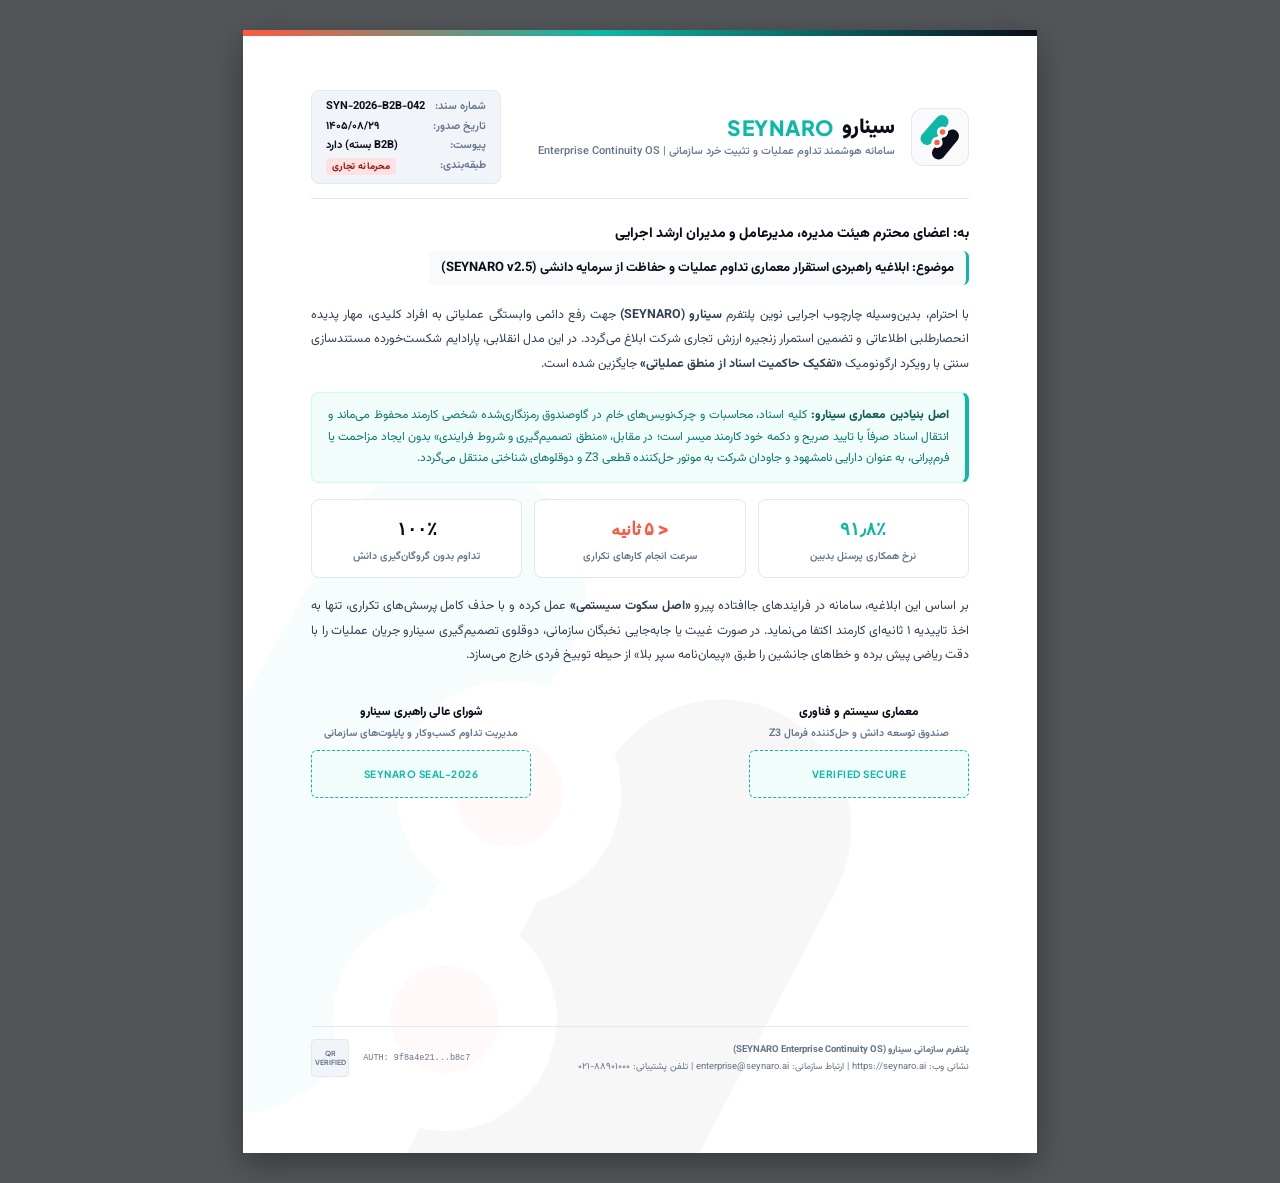
<file: Document/Letterhead/SEYNARO_Official_Letterhead.html>
<!DOCTYPE html>
<html lang="fa" dir="rtl">
<head>
    <meta charset="UTF-8">
    <meta name="viewport" content="width=device-width, initial-scale=1.0">
    <title>سربرگ رسمی سازمانی سینارو | SEYNARO Official Letterhead</title>
    <link rel="preconnect" href="https://fonts.googleapis.com">
    <link rel="preconnect" href="https://fonts.gstatic.com" crossorigin>
    <link href="https://fonts.googleapis.com/css2?family=Vazirmatn:wght@300;400;500;600;700;800;900&family=Plus+Jakarta+Sans:wght@400;600;700;800&display=swap" rel="stylesheet">
    <style>
        :root {
            --brand-dark: #0B0D1A;
            --brand-teal: #0DB8A6;
            --brand-coral: #FF5A40;
            --brand-gold: #D69E2E;
            --slate-900: #0F172A;
            --slate-700: #334155;
            --slate-500: #64748B;
            --slate-200: #E2E8F0;
            --slate-100: #F1F5F9;
            --bg-paper: #FFFFFF;
        }

        * {
            box-sizing: border-box;
            margin: 0;
            padding: 0;
        }

        body {
            font-family: 'Vazirmatn', -apple-system, BlinkMacSystemFont, "Segoe UI", Roboto, sans-serif;
            background-color: #525659;
            color: var(--slate-900);
            display: flex;
            justify-content: center;
            align-items: flex-start;
            min-height: 100vh;
            padding: 30px 10px;
        }

        .page-container {
            width: 210mm;
            min-height: 297mm;
            background: var(--bg-paper);
            box-shadow: 0 10px 30px rgba(0, 0, 0, 0.35);
            position: relative;
            padding: 16mm 18mm 20mm 18mm;
            display: flex;
            flex-direction: column;
            justify-content: space-between;
            overflow: hidden;
        }

        /* Subtle Luxury Watermark */
        .watermark {
            position: absolute;
            top: 50%;
            left: 50%;
            transform: translate(-50%, -50%) rotate(-12deg);
            width: 420px;
            height: 420px;
            opacity: 0.028;
            pointer-events: none;
            z-index: 0;
        }

        /* Top Accent Geometric Bar */
        .top-stripe {
            position: absolute;
            top: 0;
            left: 0;
            right: 0;
            height: 6px;
            background: linear-gradient(90deg, var(--brand-coral) 0%, var(--brand-teal) 45%, var(--brand-dark) 100%);
        }

        /* Header Layout */
        header {
            position: relative;
            z-index: 10;
            display: flex;
            justify-content: space-between;
            align-items: center;
            padding-bottom: 14px;
            border-bottom: 1.5px solid var(--slate-200);
            margin-bottom: 24px;
        }

        .brand-block {
            display: flex;
            align-items: center;
            gap: 16px;
        }

        .logo-box {
            width: 58px;
            height: 58px;
            display: flex;
            align-items: center;
            justify-content: center;
            background: #FAFAFC;
            border-radius: 12px;
            border: 1px solid var(--slate-200);
            padding: 4px;
        }

        .logo-box svg {
            width: 100%;
            height: 100%;
        }

        .brand-text h1 {
            font-size: 21px;
            font-weight: 900;
            letter-spacing: -0.5px;
            color: var(--brand-dark);
            line-height: 1.2;
            display: flex;
            align-items: center;
            gap: 8px;
        }

        .brand-text h1 span {
            color: var(--brand-teal);
            font-family: 'Plus Jakarta Sans', sans-serif;
            font-weight: 800;
            letter-spacing: 0.5px;
        }

        .brand-text p {
            font-size: 11px;
            color: var(--slate-500);
            font-weight: 500;
            margin-top: 3px;
        }

        .meta-table-box {
            background: var(--slate-100);
            border: 1px solid var(--slate-200);
            border-radius: 8px;
            padding: 8px 14px;
            min-width: 190px;
        }

        .meta-row {
            display: flex;
            justify-content: space-between;
            font-size: 11px;
            margin-bottom: 4px;
            line-height: 1.4;
        }

        .meta-row:last-child {
            margin-bottom: 0;
        }

        .meta-label {
            color: var(--slate-500);
            font-weight: 600;
        }

        .meta-val {
            color: var(--brand-dark);
            font-weight: 700;
            direction: ltr;
        }

        .badge-confidential {
            display: inline-block;
            background: #FEE2E2;
            color: #991B1B;
            font-size: 9.5px;
            font-weight: 800;
            padding: 2px 6px;
            border-radius: 4px;
            letter-spacing: 0.3px;
        }

        /* Document Subject & Main Content */
        .doc-body {
            position: relative;
            z-index: 10;
            flex-grow: 1;
        }

        .recipient-box {
            margin-bottom: 18px;
            font-size: 13px;
            line-height: 1.7;
        }

        .recipient-box .to {
            font-weight: 800;
            color: var(--brand-dark);
            font-size: 14px;
        }

        .recipient-box .subject {
            margin-top: 4px;
            color: var(--brand-dark);
            font-weight: 700;
            background: #F8FAFC;
            padding: 6px 12px;
            border-right: 3px solid var(--brand-teal);
            border-radius: 0 6px 6px 0;
            display: inline-block;
        }

        .content-prose {
            font-size: 12.5px;
            line-height: 1.95;
            color: var(--slate-700);
            text-align: justify;
        }

        .content-prose p {
            margin-bottom: 14px;
        }

        .executive-callout {
            background: #F0FDFA;
            border: 1px solid #CCFBF1;
            border-right: 4px solid var(--brand-teal);
            border-radius: 8px;
            padding: 12px 16px;
            margin: 16px 0;
            font-size: 12px;
            line-height: 1.8;
            color: #0F766E;
        }

        .executive-callout strong {
            color: #115E59;
            font-weight: 800;
        }

        /* Key Metrics Grid in Letter */
        .metrics-grid {
            display: grid;
            grid-template-columns: repeat(3, 1fr);
            gap: 12px;
            margin: 16px 0;
        }

        .metric-card {
            background: #FFFFFF;
            border: 1px solid var(--slate-200);
            border-radius: 8px;
            padding: 10px 12px;
            text-align: center;
        }

        .metric-card .num {
            font-size: 18px;
            font-weight: 900;
            color: var(--brand-dark);
            font-family: 'Plus Jakarta Sans', sans-serif;
        }

        .metric-card .num.teal { color: var(--brand-teal); }
        .metric-card .num.coral { color: var(--brand-coral); }

        .metric-card .lbl {
            font-size: 10.5px;
            font-weight: 600;
            color: var(--slate-500);
            margin-top: 2px;
        }

        /* Signatures Area */
        .signatures-area {
            margin-top: 26px;
            display: flex;
            justify-content: space-between;
            align-items: flex-end;
            padding-top: 10px;
        }

        .signature-block {
            width: 220px;
            text-align: center;
            font-size: 12px;
        }

        .signature-block .title {
            font-weight: 800;
            color: var(--brand-dark);
            margin-bottom: 4px;
        }

        .signature-block .role {
            font-size: 10.5px;
            color: var(--slate-500);
            font-weight: 600;
        }

        .signature-seal {
            margin-top: 8px;
            height: 48px;
            display: flex;
            align-items: center;
            justify-content: center;
            color: var(--brand-teal);
            font-size: 10px;
            font-weight: 700;
            border: 1px dashed var(--brand-teal);
            border-radius: 6px;
            background: #F0FDFA;
            letter-spacing: 0.5px;
            font-family: 'Plus Jakarta Sans', sans-serif;
        }

        /* Footer */
        footer {
            position: relative;
            z-index: 10;
            border-top: 1px solid var(--slate-200);
            padding-top: 12px;
            margin-top: 20px;
            display: flex;
            justify-content: space-between;
            align-items: center;
            font-size: 9.5px;
            color: var(--slate-500);
        }

        .footer-info {
            display: flex;
            flex-direction: column;
            gap: 2px;
        }

        .footer-info span {
            display: inline-flex;
            align-items: center;
            gap: 6px;
        }

        .footer-right {
            display: flex;
            align-items: center;
            gap: 14px;
        }

        .qr-placeholder {
            width: 38px;
            height: 38px;
            background: #F1F5F9;
            border: 1px solid var(--slate-200);
            border-radius: 4px;
            display: flex;
            align-items: center;
            justify-content: center;
            font-size: 7px;
            font-family: 'Plus Jakarta Sans', sans-serif;
            font-weight: 700;
            color: var(--slate-500);
            text-align: center;
        }

        .footer-hash {
            font-family: monospace;
            font-size: 8.5px;
            color: var(--slate-500);
            direction: ltr;
        }

        @media print {
            body {
                background: none;
                padding: 0;
            }
            .page-container {
                box-shadow: none;
                width: 100%;
                min-height: 100vh;
                padding: 14mm 16mm 16mm 16mm;
            }
        }
    </style>
</head>
<body>

<div class="page-container">
    <div class="top-stripe"></div>

    <div class="watermark">
        <svg xmlns="http://www.w3.org/2000/svg" viewBox="540 360 860 960" width="860" height="960" xmlns:c2pa="http://c2pa.org/manifest">
<defs><mask id="m" maskUnits="userSpaceOnUse" x="500" y="300" width="960" height="1100"><rect x="500" y="300" width="960" height="1100" fill="#fff"/><circle cx="1020" cy="740" r="112" fill="#000"/><circle cx="910" cy="948" r="112" fill="#000"/></mask></defs>
<g mask="url(#m)" stroke-linecap="round" stroke-width="260" fill="none"><line x1="1010" y1="530" x2="710" y2="870" stroke="#0DB8A6"/><line x1="1220" y1="820" x2="940" y2="1160" stroke="#0B0D1A"/></g>
<circle cx="1020" cy="740" r="54" fill="#FF5A40"/><circle cx="910" cy="948" r="54" fill="#FF5A40"/>
</svg>
    </div>

    <!-- Header -->
    <header>
        <div class="brand-block">
            <div class="logo-box">
                <svg xmlns="http://www.w3.org/2000/svg" viewBox="540 360 860 960" width="860" height="960" xmlns:c2pa="http://c2pa.org/manifest">
<defs><mask id="m" maskUnits="userSpaceOnUse" x="500" y="300" width="960" height="1100"><rect x="500" y="300" width="960" height="1100" fill="#fff"/><circle cx="1020" cy="740" r="112" fill="#000"/><circle cx="910" cy="948" r="112" fill="#000"/></mask></defs>
<g mask="url(#m)" stroke-linecap="round" stroke-width="260" fill="none"><line x1="1010" y1="530" x2="710" y2="870" stroke="#0DB8A6"/><line x1="1220" y1="820" x2="940" y2="1160" stroke="#0B0D1A"/></g>
<circle cx="1020" cy="740" r="54" fill="#FF5A40"/><circle cx="910" cy="948" r="54" fill="#FF5A40"/>
</svg>
            </div>
            <div class="brand-text">
                <h1>سینارو <span>SEYNARO</span></h1>
                <p>سامانه هوشمند تداوم عملیات و تثبیت خرد سازمانی | Enterprise Continuity OS</p>
            </div>
        </div>

        <div class="meta-table-box">
            <div class="meta-row">
                <span class="meta-label">شماره سند:</span>
                <span class="meta-val">SYN-2026-B2B-042</span>
            </div>
            <div class="meta-row">
                <span class="meta-label">تاریخ صدور:</span>
                <span class="meta-val">۱۴۰۵/۰۸/۲۹</span>
            </div>
            <div class="meta-row">
                <span class="meta-label">پیوست:</span>
                <span class="meta-val">دارد (بسته B2B)</span>
            </div>
            <div class="meta-row">
                <span class="meta-label">طبقه‌بندی:</span>
                <span class="badge-confidential">محرمانه تجاری</span>
            </div>
        </div>
    </header>

    <!-- Main Content -->
    <div class="doc-body">
        <div class="recipient-box">
            <div class="to">به: اعضای محترم هیئت مدیره، مدیرعامل و مدیران ارشد اجرایی</div>
            <div class="subject">موضوع: ابلاغیه راهبردی استقرار معماری تداوم عملیات و حفاظت از سرمایه دانشی (SEYNARO v2.5)</div>
        </div>

        <div class="content-prose">
            <p>
                با احترام، بدین‌وسیله چارچوب اجرایی نوین پلتفرم <strong>سینارو (SEYNARO)</strong> جهت رفع دائمی وابستگی عملیاتی به افراد کلیدی، مهار پدیده انحصارطلبی اطلاعاتی و تضمین استمرار زنجیره ارزش تجاری شرکت ابلاغ می‌گردد. در این مدل انقلابی، پارادایم شکست‌خورده مستندسازی سنتی با رویکرد ارگونومیک <strong>«تفکیک حاکمیت اسناد از منطق عملیاتی»</strong> جایگزین شده است.
            </p>

            <div class="executive-callout">
                <strong>اصل بنیادین معماری سینارو:</strong> کلیه اسناد، محاسبات و چرک‌نویس‌های خام در گاوصندوق رمزنگاری‌شده شخصی کارمند محفوظ می‌ماند و انتقال اسناد صرفاً با تایید صریح و دکمه خود کارمند میسر است؛ در مقابل، «منطق تصمیم‌گیری و شروط فرایندی» بدون ایجاد مزاحمت یا فرم‌پرانی، به عنوان دارایی نامشهود و جاودان شرکت به موتور حل‌کننده قطعی Z3 و دوقلوهای شناختی منتقل می‌گردد.
            </div>

            <div class="metrics-grid">
                <div class="metric-card">
                    <div class="num teal">۹۱٫۸٪</div>
                    <div class="lbl">نرخ همکاری پرسنل بدبین</div>
                </div>
                <div class="metric-card">
                    <div class="num coral">&lt; ۵ ثانیه</div>
                    <div class="lbl">سرعت انجام کارهای تکراری</div>
                </div>
                <div class="metric-card">
                    <div class="num">۱۰۰٪</div>
                    <div class="lbl">تداوم بدون گروگان‌گیری دانش</div>
                </div>
            </div>

            <p>
                بر اساس این ابلاغیه، سامانه در فرایندهای جاافتاده پیرو <strong>«اصل سکوت سیستمی»</strong> عمل کرده و با حذف کامل پرسش‌های تکراری، تنها به اخذ تاییدیه ۱ ثانیه‌ای کارمند اکتفا می‌نماید. در صورت غیبت یا جابه‌جایی نخبگان سازمانی، دوقلوی تصمیم‌گیری سینارو جریان عملیات را با دقت ریاضی پیش برده و خطاهای جانشین را طبق «پیمان‌نامه سپر بلا» از حیطه توبیخ فردی خارج می‌سازد.
            </p>
        </div>

        <!-- Signatures Area -->
        <div class="signatures-area">
            <div class="signature-block">
                <div class="title">معماری سیستم و فناوری</div>
                <div class="role">صندوق توسعه دانش و حل‌کننده فرمال Z3</div>
                <div class="signature-seal">VERIFIED SECURE</div>
            </div>

            <div class="signature-block">
                <div class="title">شورای عالی راهبری سینارو</div>
                <div class="role">مدیریت تداوم کسب‌وکار و پایلوت‌های سازمانی</div>
                <div class="signature-seal">SEYNARO SEAL-2026</div>
            </div>
        </div>
    </div>

    <!-- Footer -->
    <footer>
        <div class="footer-info">
            <span><strong>پلتفرم سازمانی سینارو (SEYNARO Enterprise Continuity OS)</strong></span>
            <span>نشانی وب: https://seynaro.ai | ارتباط سازمانی: enterprise@seynaro.ai | تلفن پشتیبانی: ۸۸۹۰۱۰۰۰-۰۲۱</span>
        </div>

        <div class="footer-right">
            <div class="footer-hash">AUTH: 9f8a4e21...b8c7</div>
            <div class="qr-placeholder">
                QR VERIFIED
            </div>
        </div>
    </footer>
</div>

</body>
</html>
</file>
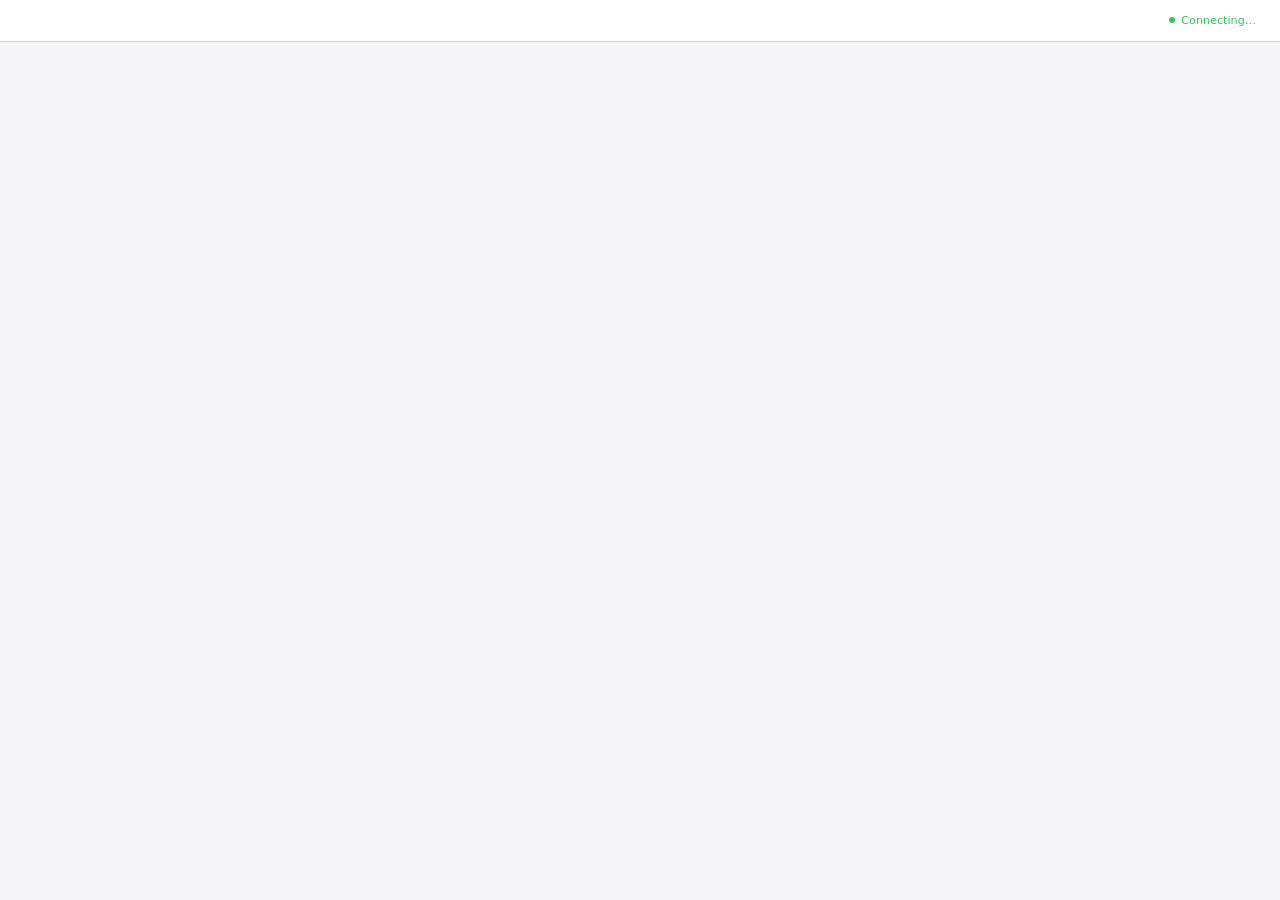
<file: .agent/skills/brainstorming/scripts/frame-template.html>
<!DOCTYPE html>
<html>
<head>
  <meta charset="utf-8">
  <title>Superpowers Brainstorming</title>
  <style>
    /*
     * BRAINSTORM COMPANION FRAME TEMPLATE
     *
     * This template provides a consistent frame with:
     * - OS-aware light/dark theming
     * - Header branding and connection status
     * - Scrollable main content area
     * - CSS helpers for common UI patterns
     *
     * Content is injected via placeholder comment in #frame-content.
     */

    * { box-sizing: border-box; margin: 0; padding: 0; }
    html, body { height: 100%; overflow: hidden; }

    /* ===== THEME VARIABLES ===== */
    :root {
      --bg-primary: #f5f5f7;
      --bg-secondary: #ffffff;
      --bg-tertiary: #e5e5e7;
      --border: #d1d1d6;
      --text-primary: #1d1d1f;
      --text-secondary: #86868b;
      --text-tertiary: #aeaeb2;
      --accent: #0071e3;
      --accent-hover: #0077ed;
      --success: #34c759;
      --warning: #ff9f0a;
      --error: #ff3b30;
      --selected-bg: #e8f4fd;
      --selected-border: #0071e3;
    }

    @media (prefers-color-scheme: dark) {
      :root {
        --bg-primary: #1d1d1f;
        --bg-secondary: #2d2d2f;
        --bg-tertiary: #3d3d3f;
        --border: #424245;
        --text-primary: #f5f5f7;
        --text-secondary: #86868b;
        --text-tertiary: #636366;
        --accent: #0a84ff;
        --accent-hover: #409cff;
        --selected-bg: rgba(10, 132, 255, 0.15);
        --selected-border: #0a84ff;
      }
    }

    body {
      font-family: system-ui, -apple-system, BlinkMacSystemFont, sans-serif;
      background: var(--bg-primary);
      color: var(--text-primary);
      display: flex;
      flex-direction: column;
      line-height: 1.5;
    }

    /* ===== FRAME STRUCTURE ===== */
    .brand { display: flex; align-items: center; min-width: 0; overflow: hidden; color: var(--text-secondary); line-height: 1; }
    .brand a { color: inherit; text-decoration: none; display: flex; align-items: center; gap: 0.5rem; min-width: 0; max-width: 100%; line-height: 1; }
    .brand-copy { display: block; min-width: 0; overflow: hidden; text-overflow: ellipsis; white-space: nowrap; line-height: 1; transform: translateY(-1px); }
    .brand-logo { display: block; height: 1em; width: auto; max-width: 180px; flex-shrink: 0; filter: invert(1); }
    @media (prefers-color-scheme: dark) {
      .brand-logo { filter: none; }
    }
    .status { font-size: 0.7rem; color: var(--status-color, var(--success)); display: flex; align-items: center; gap: 0.4rem; justify-self: end; white-space: nowrap; line-height: 1; }
    .status::before { content: ''; width: 6px; height: 6px; background: var(--status-color, var(--success)); border-radius: 50%; }

    .main { flex: 1; overflow-y: auto; }
    #frame-content { padding: 2rem; min-height: 100%; }

    .header {
      background: var(--bg-secondary);
      border-bottom: 1px solid var(--border);
      padding: 0.5rem 1.5rem;
      flex-shrink: 0;
      display: grid;
      grid-template-columns: minmax(0, 1fr) auto;
      align-items: center;
      gap: 1rem;
      min-height: 42px;
    }
    .header .brand { justify-self: start; width: 100%; font-size: 0.75rem; line-height: 1; }
    .header .status { grid-column: 2; line-height: 1; }
    .header span {
      font-size: 0.75rem;
      color: var(--text-secondary);
    }
    .header .selected-text {
      color: var(--accent);
      font-weight: 500;
    }

    /* ===== TYPOGRAPHY ===== */
    h2 { font-size: 1.5rem; font-weight: 600; margin-bottom: 0.5rem; }
    h3 { font-size: 1.1rem; font-weight: 600; margin-bottom: 0.25rem; }
    .subtitle { color: var(--text-secondary); margin-bottom: 1.5rem; }
    .section { margin-bottom: 2rem; }
    .label { font-size: 0.7rem; color: var(--text-secondary); text-transform: uppercase; letter-spacing: 0.05em; margin-bottom: 0.5rem; }

    /* ===== OPTIONS (for A/B/C choices) ===== */
    .options { display: flex; flex-direction: column; gap: 0.75rem; }
    .option {
      background: var(--bg-secondary);
      border: 2px solid var(--border);
      border-radius: 12px;
      padding: 1rem 1.25rem;
      cursor: pointer;
      transition: all 0.15s ease;
      display: flex;
      align-items: flex-start;
      gap: 1rem;
    }
    .option:hover { border-color: var(--accent); }
    .option.selected { background: var(--selected-bg); border-color: var(--selected-border); }
    .option .letter {
      background: var(--bg-tertiary);
      color: var(--text-secondary);
      width: 1.75rem; height: 1.75rem;
      border-radius: 6px;
      display: flex; align-items: center; justify-content: center;
      font-weight: 600; font-size: 0.85rem; flex-shrink: 0;
    }
    .option.selected .letter { background: var(--accent); color: white; }
    .option .content { flex: 1; }
    .option .content h3 { font-size: 0.95rem; margin-bottom: 0.15rem; }
    .option .content p { color: var(--text-secondary); font-size: 0.85rem; margin: 0; }

    /* ===== CARDS (for showing designs/mockups) ===== */
    .cards { display: grid; grid-template-columns: repeat(auto-fit, minmax(280px, 1fr)); gap: 1rem; }
    .card {
      background: var(--bg-secondary);
      border: 1px solid var(--border);
      border-radius: 12px;
      overflow: hidden;
      cursor: pointer;
      transition: all 0.15s ease;
    }
    .card:hover { border-color: var(--accent); transform: translateY(-2px); box-shadow: 0 4px 12px rgba(0,0,0,0.1); }
    .card.selected { border-color: var(--selected-border); border-width: 2px; }
    .card-image { background: var(--bg-tertiary); aspect-ratio: 16/10; display: flex; align-items: center; justify-content: center; }
    .card-body { padding: 1rem; }
    .card-body h3 { margin-bottom: 0.25rem; }
    .card-body p { color: var(--text-secondary); font-size: 0.85rem; }

    /* ===== MOCKUP CONTAINER ===== */
    .mockup {
      background: var(--bg-secondary);
      border: 1px solid var(--border);
      border-radius: 12px;
      overflow: hidden;
      margin-bottom: 1.5rem;
    }
    .mockup-header {
      background: var(--bg-tertiary);
      padding: 0.5rem 1rem;
      font-size: 0.75rem;
      color: var(--text-secondary);
      border-bottom: 1px solid var(--border);
    }
    .mockup-body { padding: 1.5rem; }

    /* ===== SPLIT VIEW (side-by-side comparison) ===== */
    .split { display: grid; grid-template-columns: 1fr 1fr; gap: 1.5rem; }
    @media (max-width: 700px) { .split { grid-template-columns: 1fr; } }

    /* ===== PROS/CONS ===== */
    .pros-cons { display: grid; grid-template-columns: 1fr 1fr; gap: 1rem; margin: 1rem 0; }
    .pros, .cons { background: var(--bg-secondary); border-radius: 8px; padding: 1rem; }
    .pros h4 { color: var(--success); font-size: 0.85rem; margin-bottom: 0.5rem; }
    .cons h4 { color: var(--error); font-size: 0.85rem; margin-bottom: 0.5rem; }
    .pros ul, .cons ul { margin-left: 1.25rem; font-size: 0.85rem; color: var(--text-secondary); }
    .pros li, .cons li { margin-bottom: 0.25rem; }

    /* ===== PLACEHOLDER (for mockup areas) ===== */
    .placeholder {
      background: var(--bg-tertiary);
      border: 2px dashed var(--border);
      border-radius: 8px;
      padding: 2rem;
      text-align: center;
      color: var(--text-tertiary);
    }

    /* ===== INLINE MOCKUP ELEMENTS ===== */
    .mock-nav { background: var(--accent); color: white; padding: 0.75rem 1rem; display: flex; gap: 1.5rem; font-size: 0.9rem; }
    .mock-sidebar { background: var(--bg-tertiary); padding: 1rem; min-width: 180px; }
    .mock-content { padding: 1.5rem; flex: 1; }
    .mock-button { background: var(--accent); color: white; border: none; padding: 0.5rem 1rem; border-radius: 6px; font-size: 0.85rem; }
    .mock-input { background: var(--bg-primary); border: 1px solid var(--border); border-radius: 6px; padding: 0.5rem; width: 100%; }
  </style>
</head>
<body>
  <div class="header">
    <!-- BRANDING -->
    <div class="status">Connecting…</div>
  </div>

  <div class="main">
    <div id="frame-content">
      <!-- CONTENT -->
    </div>
  </div>

</body>
</html>
</file>
